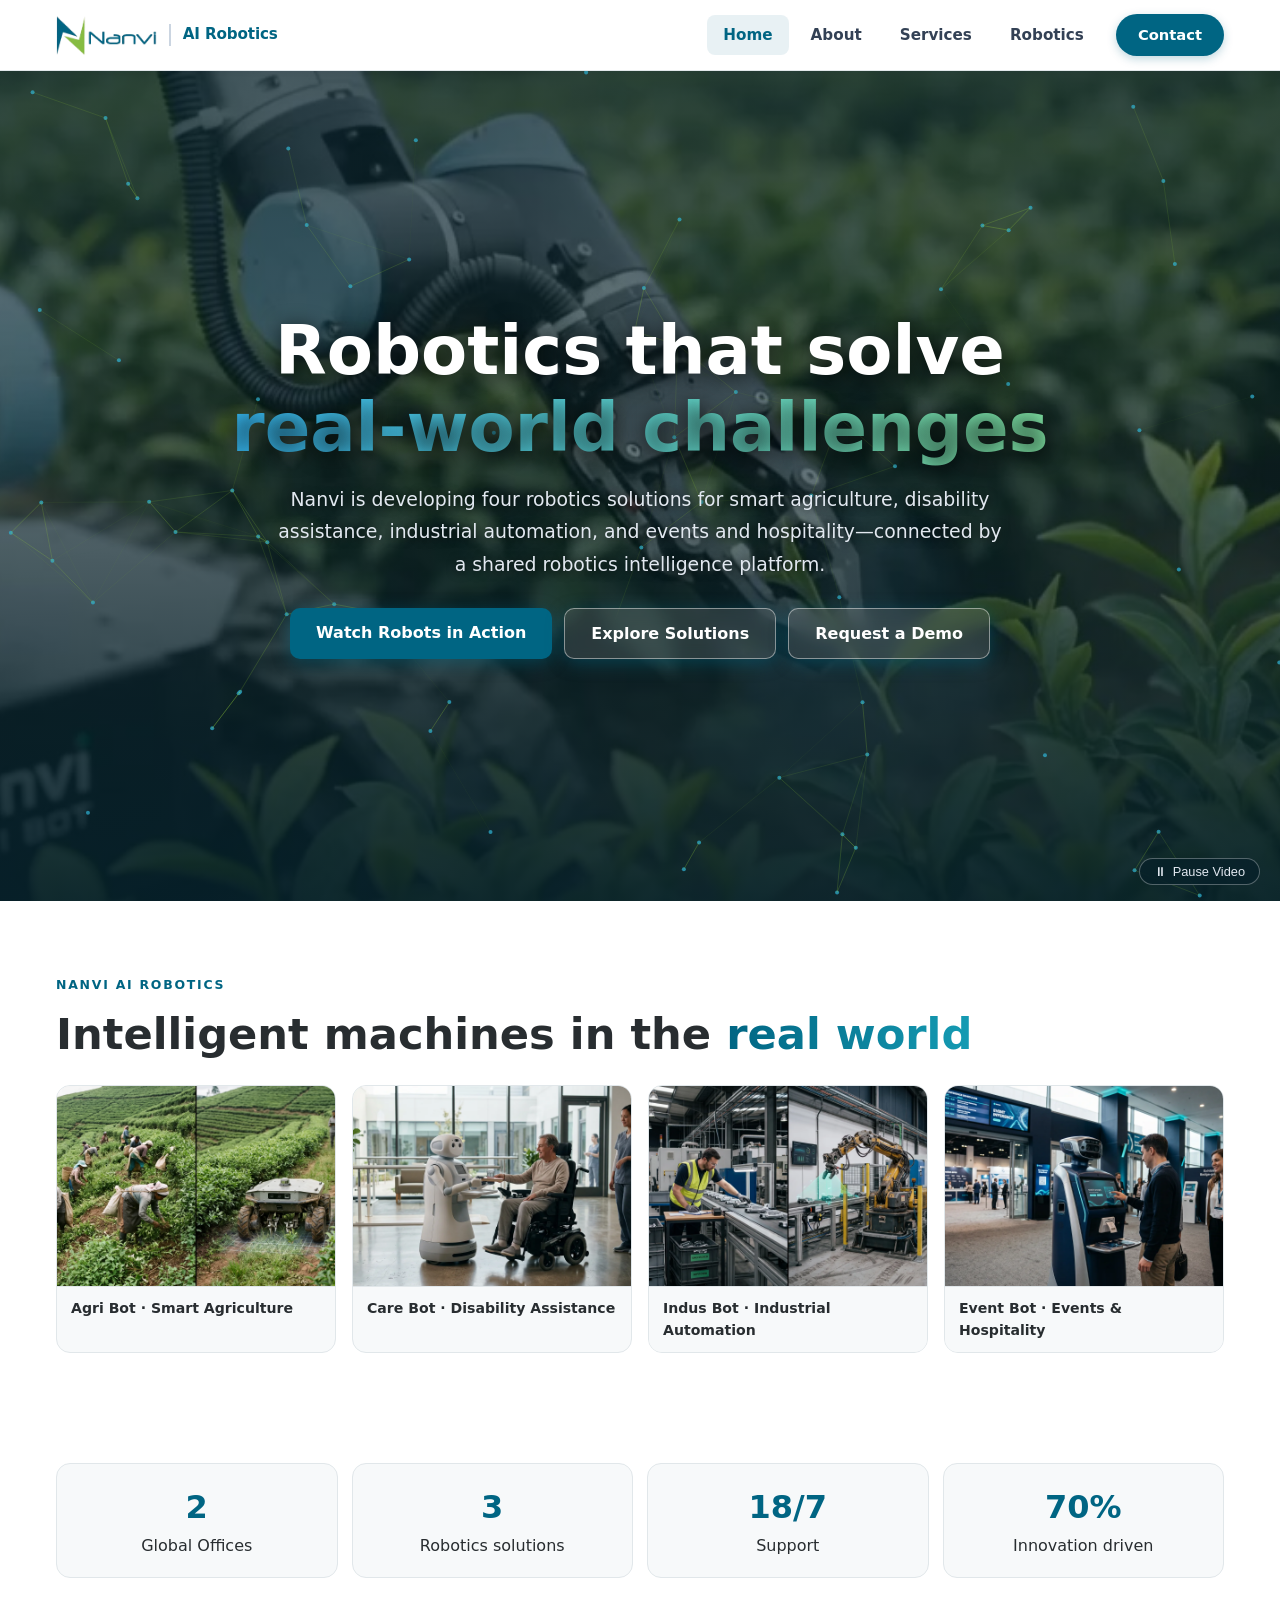
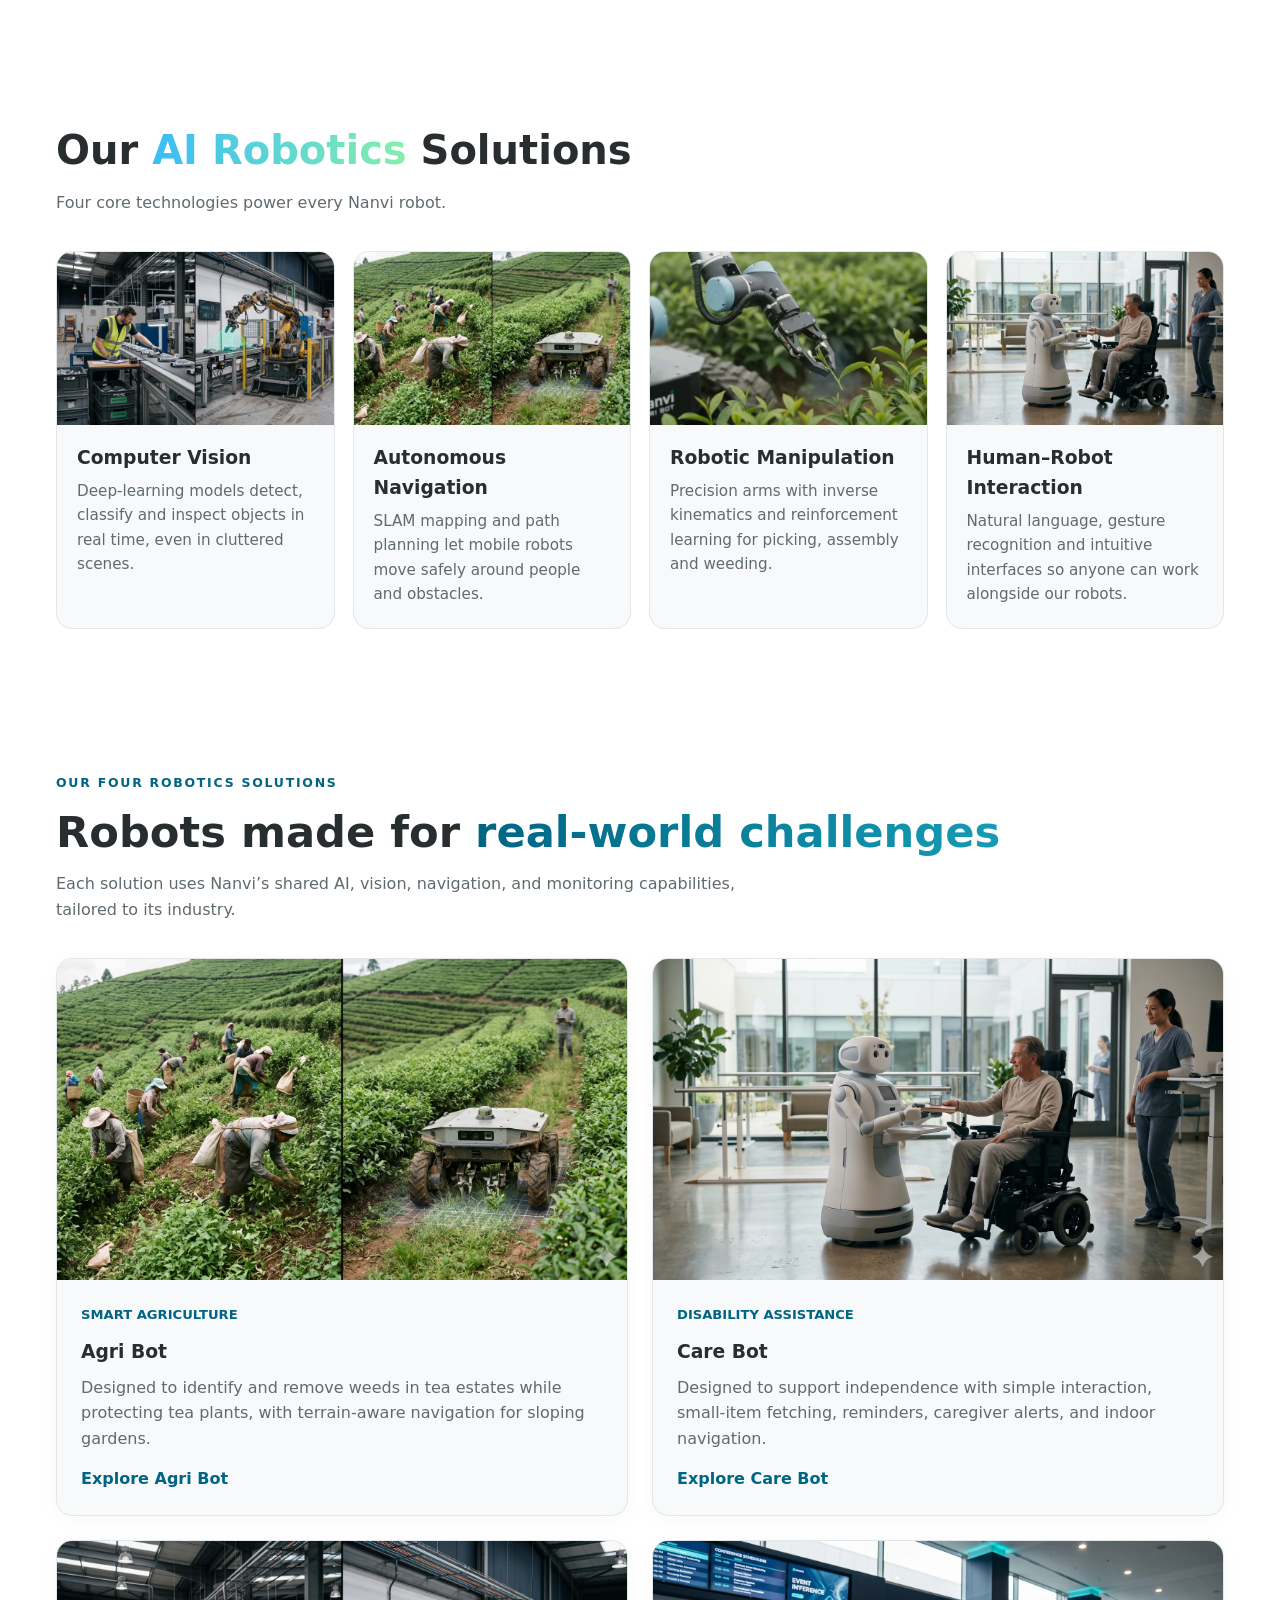
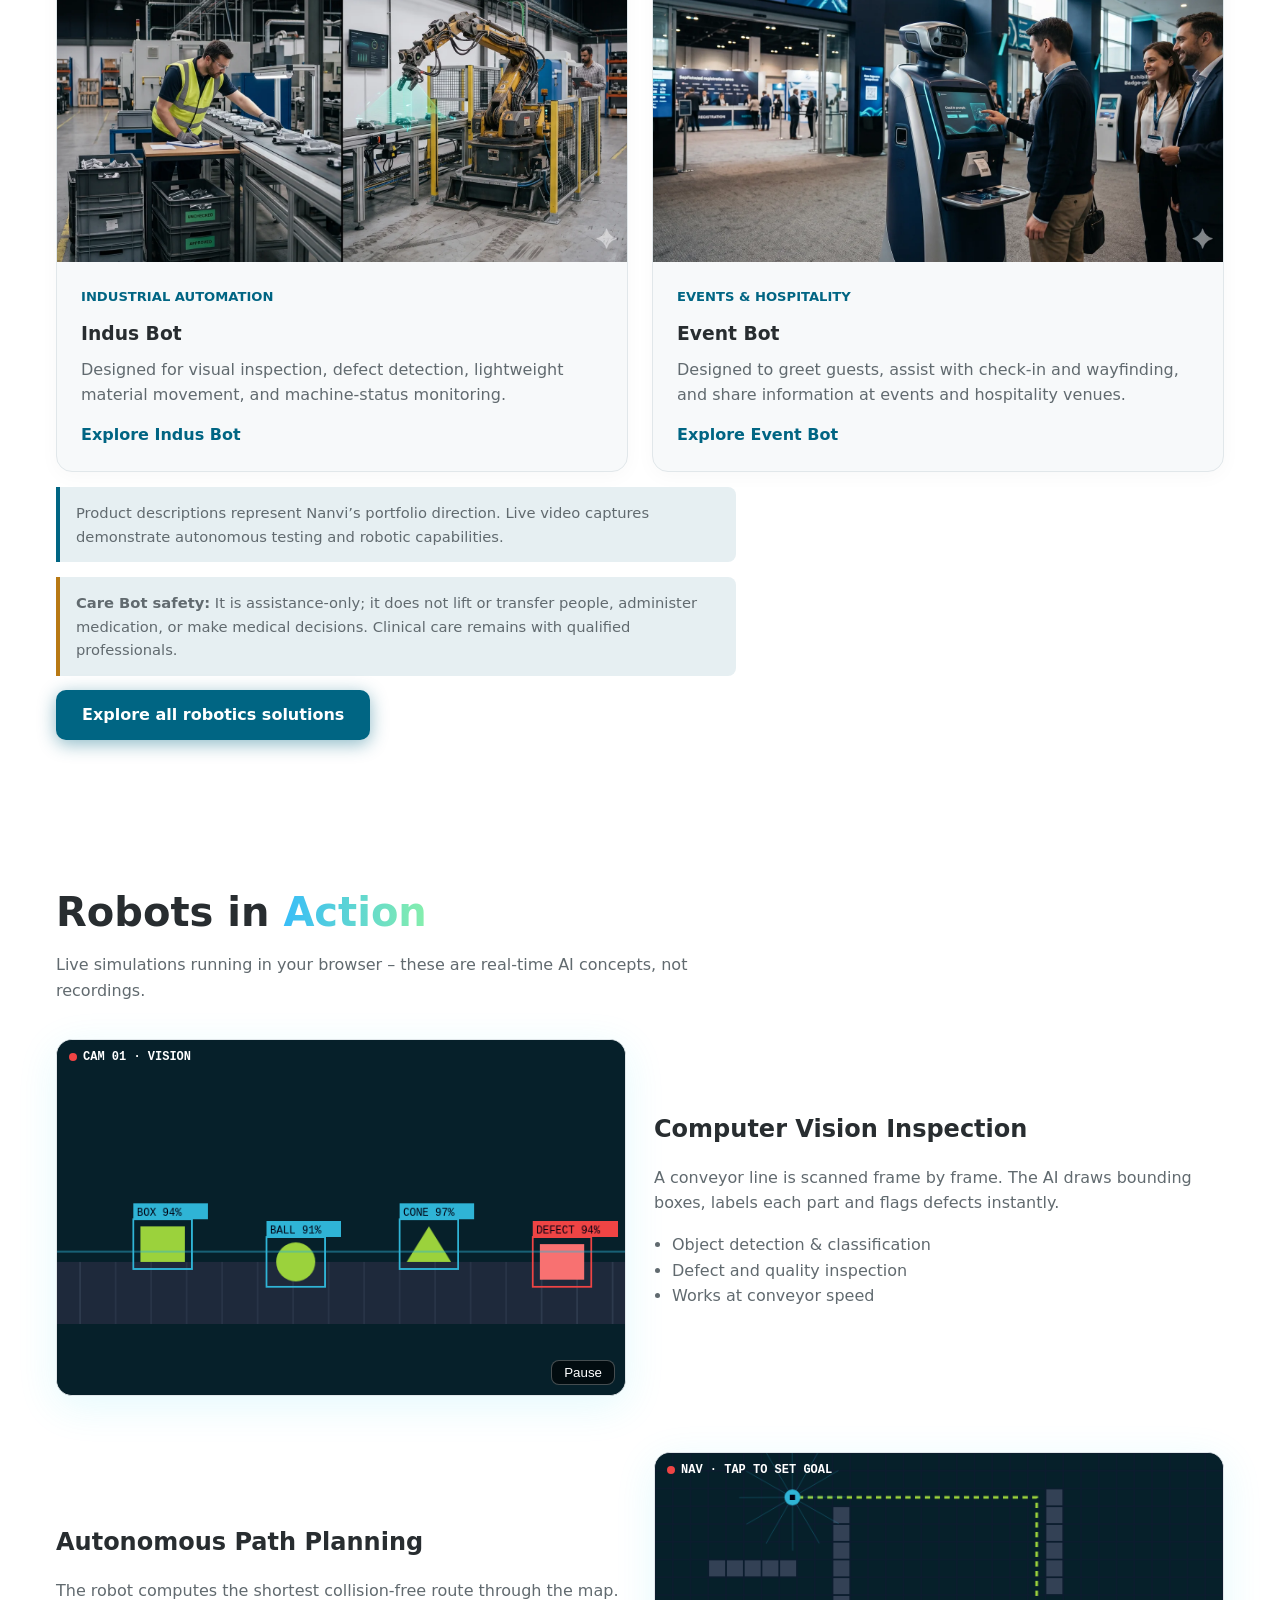
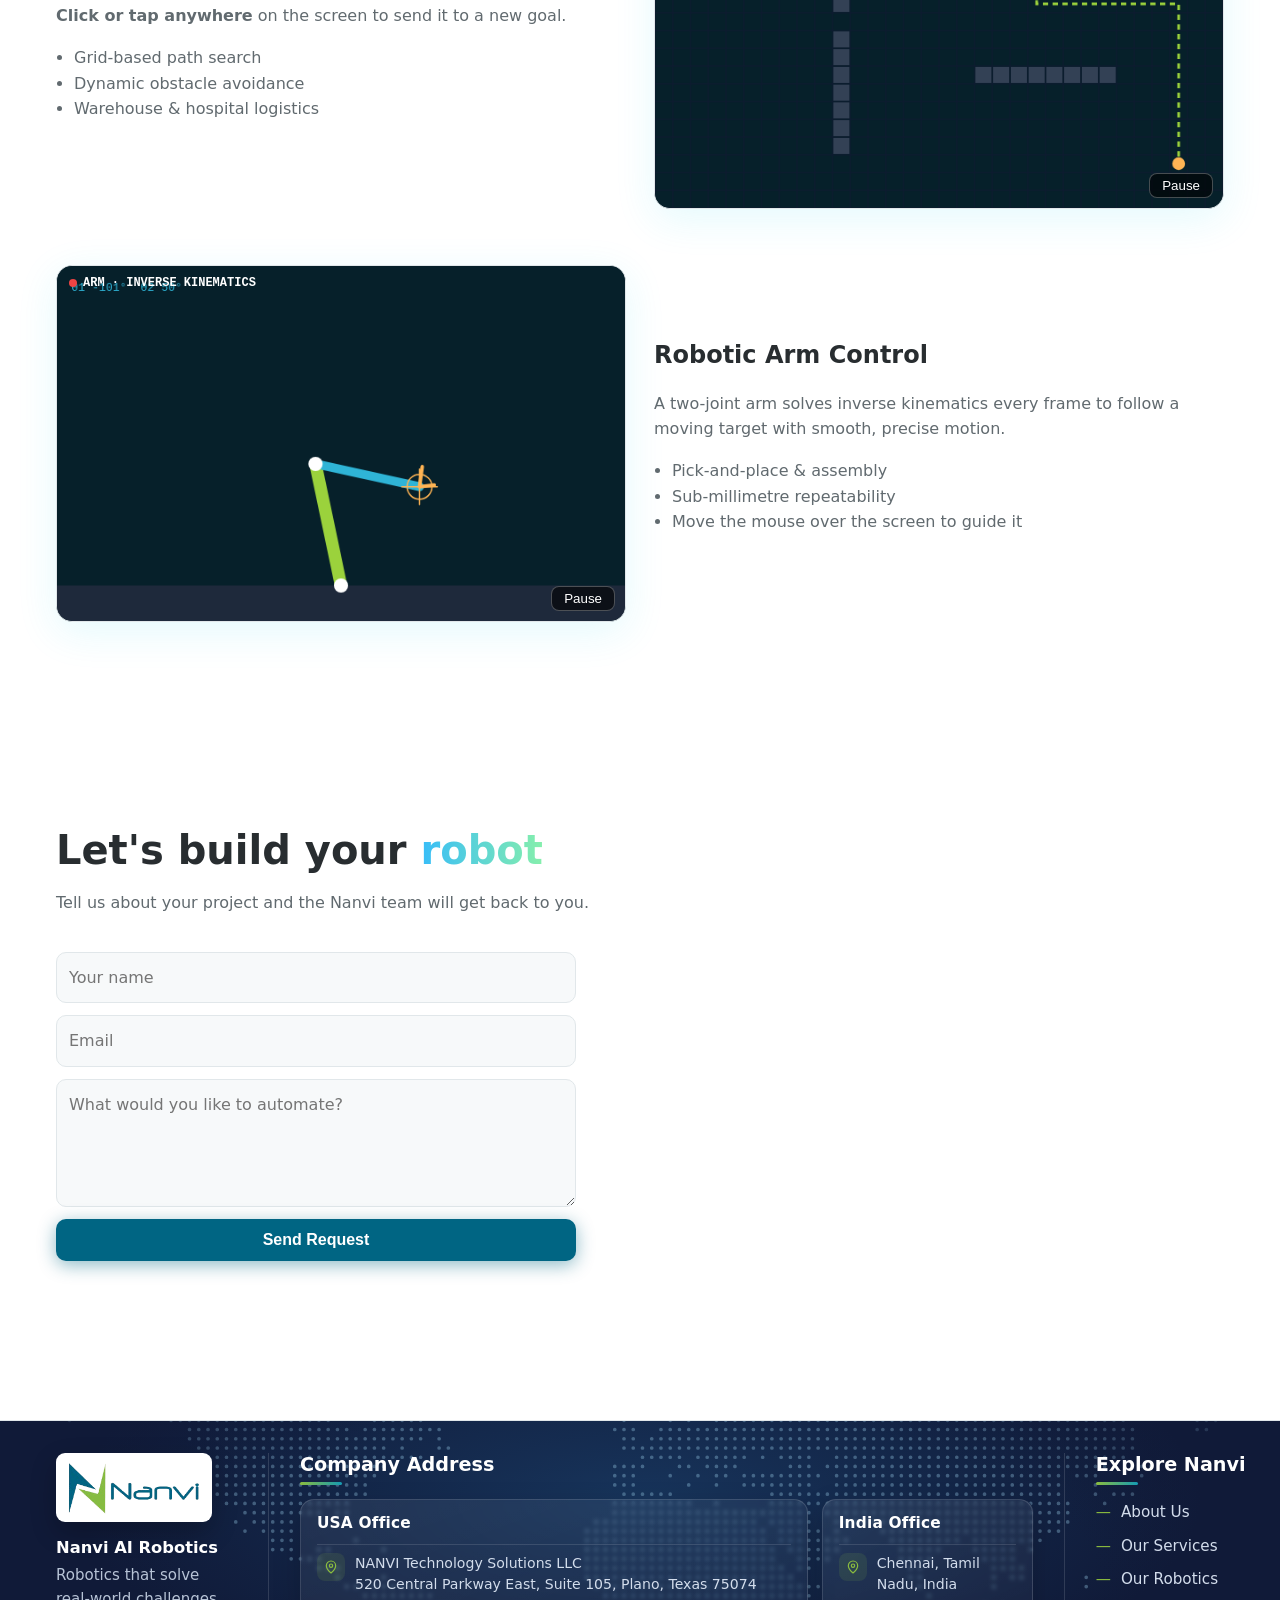
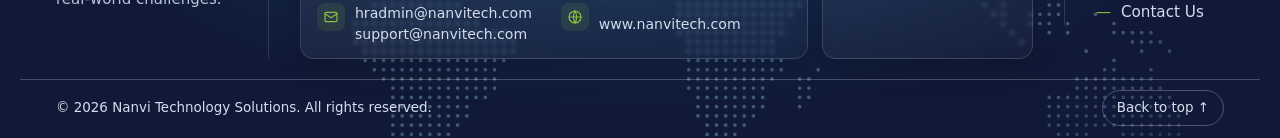
<file: static/index.html>
<!DOCTYPE html>
<html lang="en">
<head>
<link rel="icon" type="image/png" href="images/favicon.png?v=20261105d">
<meta charset="utf-8">
<meta name="viewport" content="width=device-width, initial-scale=1, viewport-fit=cover">
<title>Nanvi – AI Robotics</title>
<style>
:root{box-sizing:border-box;padding-top:env(safe-area-inset-top,0px);padding-bottom:env(safe-area-inset-bottom,0px)}
html{scroll-padding-top:70px;scroll-behavior:smooth}
*{box-sizing:border-box}
body{margin:0;background:var(--bg);color:var(--text);font-family:system-ui,-apple-system,"Segoe UI",Roboto,sans-serif;line-height:1.6}

.hero{background:#06202a;position:relative;width:100%;max-width:100%!important;margin:0!important;min-height:calc(100vh - 70px);min-height:calc(100dvh - 70px);display:flex;align-items:center;justify-content:center;text-align:center;padding:60px clamp(16px,3.5vw,36px);overflow:hidden;box-sizing:border-box}
.hero-video{position:absolute;top:50%;left:50%;width:100%;height:100%;min-width:100%;min-height:100%;transform:translate(-50%,-50%);object-fit:cover;object-position:center;z-index:0;pointer-events:none}
.hero-overlay{position:absolute;inset:0;width:100%;height:100%;background:linear-gradient(180deg,rgba(6,32,42,.72) 0%,rgba(6,32,42,.54) 45%,rgba(6,32,42,.92) 100%);z-index:1;pointer-events:none}
#bg{position:absolute;inset:0;width:100%;height:100%;z-index:2;pointer-events:none}
.hero-content{position:relative;z-index:3;max-width:880px;width:100%;margin:0 auto}
.tag{display:inline-block;padding:5px 16px;border:1px solid rgba(56,189,248,.7);color:#38bdf8;background:rgba(6,32,42,.65);backdrop-filter:blur(8px);border-radius:99px;font-size:.84rem;margin-bottom:18px}
h1{font-size:clamp(2.3rem,5.5vw,4.2rem);line-height:1.15;margin:0 0 16px;color:#fff;text-shadow:0 3px 20px rgba(0,0,0,.7);word-break:keep-all}
h1 span,h2 span{background:linear-gradient(90deg,#38bdf8,#86efac);-webkit-background-clip:text;background-clip:text;color:transparent}
.hero-content h1 span{white-space:nowrap}
.hero p{color:#e2e8f0;font-size:clamp(1rem,2vw,1.18rem);text-shadow:0 1px 10px rgba(0,0,0,.7);margin:0 auto 28px;max-width:740px;line-height:1.7}
.hero-actions{display:flex;flex-wrap:wrap;justify-content:center;gap:12px;margin:0 auto}
.btn{display:inline-block;padding:12px 26px;border-radius:10px;background:var(--a);color:#fff;text-decoration:none;font-weight:600;border:0;cursor:pointer;font-size:1rem;box-shadow:0 4px 18px rgba(0,101,131,.45);transition:.2s}
.btn:hover{background:#159bb3;transform:translateY(-2px)}
.btn.o{background:rgba(255,255,255,.12);border:1px solid rgba(255,255,255,.45);color:#fff;backdrop-filter:blur(8px)}
.btn.o:hover{background:rgba(255,255,255,.25);border-color:#fff}
.hero-ctrl{position:absolute;bottom:16px;right:20px;z-index:4;background:rgba(6,32,42,.7);border:1px solid rgba(255,255,255,.3);color:#e2e8f0;padding:5px 14px;border-radius:99px;font-size:.8rem;cursor:pointer;display:inline-flex;align-items:center;gap:6px;backdrop-filter:blur(8px);transition:.2s}
.hero-ctrl:hover{background:rgba(6,32,42,.95);border-color:#38bdf8;color:#fff}
section:not(.hero){padding:70px clamp(16px,3.5vw,36px);max-width:1240px;width:100%;margin:0 auto;box-sizing:border-box}
h2{font-size:clamp(1.7rem,4vw,2.5rem);margin:0 0 8px}
.sub{color:var(--muted);margin:0 0 36px;max-width:640px}
.stats{display:grid;grid-template-columns:repeat(auto-fit,minmax(140px,1fr));gap:14px;margin-top:-30px;position:relative}
.stat{background:var(--card);border:1px solid var(--line);border-radius:14px;padding:18px;text-align:center}
.stat b{font-size:2rem;color:var(--a);display:block}
.grid{display:grid;grid-template-columns:repeat(auto-fit,minmax(250px,1fr));gap:18px}
.card{display:flex;flex-direction:column;background:var(--card);border:1px solid var(--line);border-radius:16px;overflow:hidden;padding:0;transition:.25s ease}
.card:hover{transform:translateY(-5px);border-color:var(--a);box-shadow:0 12px 30px rgba(0,101,131,.1)}
.card img{display:block;width:100%;aspect-ratio:16/10;height:auto;object-fit:cover;transition:transform .35s ease}
.card:hover img{transform:scale(1.04)}
.card-copy{padding:18px 20px 22px}
.card h3{margin:0 0 6px}.card p{color:var(--muted);margin:0;font-size:.95rem}
.demo{display:grid;grid-template-columns:1fr 1fr;gap:28px;align-items:center;margin-bottom:56px}
.demo:nth-child(even) .scr{order:2}
@media(max-width:760px){.demo{grid-template-columns:1fr}.demo:nth-child(even) .scr{order:0}}
.scr{position:relative;border-radius:16px;overflow:hidden;border:1px solid var(--line);background:#06202a;box-shadow:0 10px 40px rgba(34,211,238,.12)}
.scr canvas{display:block;width:100%;height:auto}
.rec{position:absolute;top:10px;left:12px;color:#fff;font:600 .75rem monospace;display:flex;gap:6px;align-items:center}
.rec i{width:8px;height:8px;border-radius:50%;background:#ef4444;animation:bl 1s infinite}
@keyframes bl{50%{opacity:.2}}
.pp{position:absolute;bottom:10px;right:10px;background:#0009;color:#fff;border:1px solid #fff4;border-radius:8px;padding:4px 12px;cursor:pointer}
.demo h3{font-size:1.5rem;margin:0 0 8px}.demo p{color:var(--muted)}
.demo ul{color:var(--muted);padding-left:18px}
.gal{display:grid;grid-template-columns:repeat(auto-fit,minmax(240px,1fr));gap:16px}
.gal div{border-radius:16px;overflow:hidden;border:1px solid var(--line);background:var(--card)}
.gal svg{width:100%;height:auto;display:block}
.gal span{display:block;padding:10px 14px;color:var(--muted);font-size:.9rem}
form{display:grid;gap:12px;max-width:520px}
input,textarea{padding:12px;border-radius:10px;border:1px solid var(--line);background:var(--card);color:var(--text);font:inherit}
footer{text-align:center;padding:30px;color:var(--muted);border-top:1px solid var(--line)}
@keyframes fl{50%{transform:translateY(-8px)}}.fl{animation:fl 3s ease-in-out infinite}
@keyframes sp{to{transform:rotate(360deg)}}
</style>
<link rel="stylesheet" href="site.css?v=20261105d">
</head>
<body>
<section class="hero">
<video class="hero-video" autoplay muted loop playsinline preload="auto" poster="images/thumbs/agri_5s.jpg">
<source src="images/Agri_Bot_removing_weeds_6ec8019a.mp4" type="video/mp4">
</video>
<div class="hero-overlay"></div>
<canvas id="bg"></canvas>
<div class="hero-content">
<h1>Robotics that solve <span>real-world challenges</span></h1>
<p>Nanvi is developing four robotics solutions for smart agriculture, disability assistance, industrial automation, and events and hospitality—connected by a shared robotics intelligence platform.</p>
<div class="hero-actions">
<a class="btn" href="#live">Watch Robots in Action</a>
<a class="btn o" href="#robot-portfolio">Explore Solutions</a>
<a class="btn o" href="#contact">Request a Demo</a>
</div>
</div>
<button type="button" class="hero-ctrl" id="heroVidBtn" aria-label="Pause or play background video">
<span id="heroVidIcon">⏸</span> <span id="heroVidText">Pause Video</span>
</button>
</section>

<section class="content-section home-gallery"><span class="eyebrow">Nanvi AI Robotics</span><h2>Intelligent machines in the <span>real world</span></h2><div class="home-gallery-grid">
<figure class="gallery-card"><img src="images/Gemini_Generated_Image_2xrz542xrz542xrz.webp" alt="Agri Bot autonomous weeding rover in tea plantation" loading="lazy"><figcaption>Agri Bot · Smart Agriculture</figcaption></figure>
<figure class="gallery-card"><img src="images/Gemini_Generated_Image_bs3agwbs3agwbs3a.webp" alt="Care Bot assisting patient in healthcare center" loading="lazy"><figcaption>Care Bot · Disability Assistance</figcaption></figure>
<figure class="gallery-card"><img src="images/Gemini_Generated_Image_peotd5peotd5peot.webp" alt="Indus Bot precision vision inspection on conveyor" loading="lazy"><figcaption>Indus Bot · Industrial Automation</figcaption></figure>
<figure class="gallery-card"><img src="images/Gemini_Generated_Image_3tdiin3tdiin3tdi.webp" alt="Event Bot welcoming and checking in conference visitors" loading="lazy"><figcaption>Event Bot · Events &amp; Hospitality</figcaption></figure>
</div></section>

<section><div class="stats">
<div class="stat"><b data-n="2">0</b> Global Offices</div>
<div class="stat"><b data-n="4">0</b> Robotics solutions</div>
<div class="stat"><b data-n="24/7">0</b> Support</div>
<div class="stat"><b data-n="100%">0</b> Innovation driven</div></div></section>

<section id="solutions"><h2>Our <span>AI Robotics</span> Solutions</h2><p class="sub">Four core technologies power every Nanvi robot.</p>
<div class="grid">
<article class="card"><img src="images/Gemini_Generated_Image_peotd5peotd5peot.webp" alt="Computer vision AI analyzing visual defect data on conveyor" loading="lazy" decoding="async"><div class="card-copy"><h3>Computer Vision</h3><p>Deep-learning models detect, classify and inspect objects in real time, even in cluttered scenes.</p></div></article>
<article class="card"><img src="images/Gemini_Generated_Image_2xrz542xrz542xrz.webp" alt="Autonomous mobile robot navigating plantation terrain with LiDAR SLAM" loading="lazy" decoding="async"><div class="card-copy"><h3>Autonomous Navigation</h3><p>SLAM mapping and path planning let mobile robots move safely around people and obstacles.</p></div></article>
<article class="card"><img src="images/thumbs/agri_5s.jpg" alt="Precision articulated robotic arm and gripper manipulating tea leaves" loading="lazy" decoding="async"><div class="card-copy"><h3>Robotic Manipulation</h3><p>Precision arms with inverse kinematics and reinforcement learning for picking, assembly and weeding.</p></div></article>
<article class="card"><img src="images/Gemini_Generated_Image_bs3agwbs3agwbs3a.webp" alt="Humanoid assistance robot working alongside people" loading="lazy" decoding="async"><div class="card-copy"><h3>Human–Robot Interaction</h3><p>Natural language, gesture recognition and intuitive interfaces so anyone can work alongside our robots.</p></div></article>
</div></section>

<section class="content-section" id="robot-portfolio"><span class="eyebrow">Our four robotics solutions</span><h2>Robots made for <span>real-world challenges</span></h2><p class="sub">Each solution uses Nanvi’s shared AI, vision, navigation, and monitoring capabilities, tailored to its industry.</p>
<div class="project-grid">
<article class="project-card">
  <div class="media-frame project-image">
    <video autoplay muted loop playsinline preload="none" poster="images/Gemini_Generated_Image_2xrz542xrz542xrz.webp">
      <source src="images/Agri_Bot_removing_weeds_6ec8019a.mp4" type="video/mp4">
    </video>
  </div>
  <div class="project-card-copy">
    <span class="service-number">SMART AGRICULTURE</span>
    <h3>Agri Bot</h3>
    <p>Designed to identify and remove weeds in tea estates while protecting tea plants, with terrain-aware navigation for sloping gardens.</p>
    <a href="projects.html#portfolio">Explore Agri Bot</a>
  </div>
</article>
<article class="project-card">
  <div class="media-frame project-image">
    <video autoplay muted loop playsinline preload="none" poster="images/Gemini_Generated_Image_bs3agwbs3agwbs3a.webp">
      <source src="images/Robot_assisting_person_in_room_88a9ff2e.mp4" type="video/mp4">
    </video>
  </div>
  <div class="project-card-copy">
    <span class="service-number">DISABILITY ASSISTANCE</span>
    <h3>Care Bot</h3>
    <p>Designed to support independence with simple interaction, small-item fetching, reminders, caregiver alerts, and indoor navigation.</p>
    <a href="projects.html#portfolio">Explore Care Bot</a>
  </div>
</article>
<article class="project-card">
  <div class="media-frame project-image">
    <video autoplay muted loop playsinline preload="none" poster="images/Gemini_Generated_Image_peotd5peotd5peot.webp">
      <source src="images/Industrial_robot_inspecting_conv_8aa3c077.mp4" type="video/mp4">
    </video>
  </div>
  <div class="project-card-copy">
    <span class="service-number">INDUSTRIAL AUTOMATION</span>
    <h3>Indus Bot</h3>
    <p>Designed for visual inspection, defect detection, lightweight material movement, and machine-status monitoring.</p>
    <a href="projects.html#portfolio">Explore Indus Bot</a>
  </div>
</article>
<article class="project-card">
  <div class="media-frame project-image">
    <video autoplay muted loop playsinline preload="none" poster="images/Gemini_Generated_Image_3tdiin3tdiin3tdi.webp">
      <source src="images/Robot_welcoming_exhibition_visitor_29590a0d.mp4" type="video/mp4">
    </video>
  </div>
  <div class="project-card-copy">
    <span class="service-number">EVENTS &amp; HOSPITALITY</span>
    <h3>Event Bot</h3>
    <p>Designed to greet guests, assist with check-in and wayfinding, and share information at events and hospitality venues.</p>
    <a href="projects.html#portfolio">Explore Event Bot</a>
  </div>
</article>
</div>
<p class="portfolio-note">Product descriptions represent Nanvi’s portfolio direction. Live video captures demonstrate autonomous testing and robotic capabilities.</p>
<p class="safety-note"><strong>Care Bot safety:</strong> It is assistance-only; it does not lift or transfer people, administer medication, or make medical decisions. Clinical care remains with qualified professionals.</p>
<a class="btn" href="projects.html#portfolio">Explore all robotics solutions</a></section>

<section id="live"><h2>Robots in <span>Action</span></h2><p class="sub">Live simulations running in your browser – these are real-time AI concepts, not recordings.</p>

<div class="demo"><div class="scr"><canvas id="c1" width="640" height="400"></canvas><div class="rec"><i></i>CAM 01 · VISION</div><button class="pp">Pause</button></div>
<div><h3>Computer Vision Inspection</h3><p>A conveyor line is scanned frame by frame. The AI draws bounding boxes, labels each part and flags defects instantly.</p><ul><li>Object detection &amp; classification</li><li>Defect and quality inspection</li><li>Works at conveyor speed</li></ul></div></div>

<div class="demo"><div class="scr"><canvas id="c2" width="640" height="400"></canvas><div class="rec"><i></i>NAV · TAP TO SET GOAL</div><button class="pp">Pause</button></div>
<div><h3>Autonomous Path Planning</h3><p>The robot computes the shortest collision-free route through the map. <b>Click or tap anywhere</b> on the screen to send it to a new goal.</p><ul><li>Grid-based path search</li><li>Dynamic obstacle avoidance</li><li>Warehouse &amp; hospital logistics</li></ul></div></div>

<div class="demo"><div class="scr"><canvas id="c3" width="640" height="400"></canvas><div class="rec"><i></i>ARM · INVERSE KINEMATICS</div><button class="pp">Pause</button></div>
<div><h3>Robotic Arm Control</h3><p>A two-joint arm solves inverse kinematics every frame to follow a moving target with smooth, precise motion.</p><ul><li>Pick-and-place &amp; assembly</li><li>Sub-millimetre repeatability</li><li>Move the mouse over the screen to guide it</li></ul></div></div>
</section>


<section id="contact"><h2>Let's build your <span>robot</span></h2><p class="sub">Tell us about your project and the Nanvi team will get back to you.</p>
<form id="f"><input required placeholder="Your name"><input required type="email" placeholder="Email"><textarea rows="4" placeholder="What would you like to automate?"></textarea><button class="btn" type="submit">Send Request</button><p id="ok" style="color:var(--a)" role="status" aria-live="polite"></p><input name="website" type="text" tabindex="-1" autocomplete="off" aria-hidden="true" style="position:absolute;left:-9999px;width:1px;height:1px;opacity:0"></form></section>

<script>
const dark="#06202a",cy="#2fb4d6",vi="#9bd23c";
// Hero background video play/pause controller
const heroVid = document.querySelector(".hero-video");
const heroVidBtn = document.getElementById("heroVidBtn");
const heroVidIcon = document.getElementById("heroVidIcon");
const heroVidText = document.getElementById("heroVidText");
if (heroVid && heroVidBtn) {
  heroVidBtn.addEventListener("click", () => {
    if (heroVid.paused) {
      heroVid.play();
      heroVidIcon.textContent = "⏸";
      heroVidText.textContent = "Pause Video";
    } else {
      heroVid.pause();
      heroVidIcon.textContent = "▶";
      heroVidText.textContent = "Play Video";
    }
  });
  heroVid.play().catch(() => {});
}
// hero particle network
(function(){const c=document.getElementById("bg"),x=c.getContext("2d");let W,H,P=[];
function rs(){W=c.width=c.offsetWidth;H=c.height=c.offsetHeight;P=Array.from({length:Math.min(70,W/14)},()=>({x:Math.random()*W,y:Math.random()*H,vx:(Math.random()-.5)*.6,vy:(Math.random()-.5)*.6}))}
rs();addEventListener("resize",rs);
(function f(){x.clearRect(0,0,W,H);P.forEach(p=>{p.x+=p.vx;p.y+=p.vy;if(p.x<0||p.x>W)p.vx*=-1;if(p.y<0||p.y>H)p.vy*=-1;x.fillStyle=cy;x.globalAlpha=.7;x.beginPath();x.arc(p.x,p.y,2,0,7);x.fill()});
for(let i=0;i<P.length;i++)for(let j=i+1;j<P.length;j++){const d=Math.hypot(P[i].x-P[j].x,P[i].y-P[j].y);if(d<130){x.globalAlpha=(1-d/130)*.35;x.strokeStyle=vi;x.beginPath();x.moveTo(P[i].x,P[i].y);x.lineTo(P[j].x,P[j].y);x.stroke()}}requestAnimationFrame(f)})()})();
// counters
const io=new IntersectionObserver(es=>es.forEach(e=>{if(e.isIntersecting){const el=e.target,match=el.dataset.n.match(/^(\d+)(.*)$/);if(!match){el.textContent=el.dataset.n;io.unobserve(el);return}const n=Number(match[1]),suffix=match[2];let i=0;const t=setInterval(()=>{i++;el.textContent=`${Math.round(n*i/40)}${suffix}`;if(i>=40)clearInterval(t)},30);io.unobserve(el)}}));
document.querySelectorAll("[data-n]").forEach(e=>io.observe(e));
// clip runner
const clips=[];
function clip(id,draw){const c=document.getElementById(id),x=c.getContext("2d"),b=c.parentNode.querySelector(".pp");const o={play:true};
b.onclick=()=>{o.play=!o.play;b.textContent=o.play?"Pause":"Play"};
let t=0;(function f(){if(o.play){t+=1;draw(x,t,o)}requestAnimationFrame(f)})();return c}
// 1 vision
const objs=Array.from({length:5},(_,i)=>({x:i*150,k:i%3,bad:i==3,y:210+(i%2)*20}));
clip("c1",(x,t)=>{x.fillStyle=dark;x.fillRect(0,0,640,400);x.fillStyle="#1e293b";x.fillRect(0,250,640,70);
x.strokeStyle="#334155";for(let i=0;i<20;i++){const px=(i*40-t*2)%640;x.beginPath();x.moveTo(px<0?px+640:px,250);x.lineTo(px<0?px+640:px,320);x.stroke()}
objs.forEach(o=>{o.x+=2;if(o.x>700){o.x=-80;o.bad=Math.random()<.25;o.k=Math.floor(Math.random()*3)}
const X=o.x,Y=o.y;x.fillStyle=o.bad?"#f87171":vi;x.beginPath();
if(o.k==0)x.rect(X,Y,50,40);else if(o.k==1)x.arc(X+25,Y+20,22,0,7);else{x.moveTo(X+25,Y);x.lineTo(X+50,Y+40);x.lineTo(X,Y+40)}x.fill();
const col=o.bad?"#ef4444":cy;x.strokeStyle=col;x.lineWidth=2;x.strokeRect(X-8,Y-8,66,56);x.fillStyle=col;x.fillRect(X-8,Y-26,o.bad?96:84,18);x.fillStyle="#001";x.font="12px monospace";
x.fillText((o.bad?"DEFECT ":["BOX ","BALL ","CONE "][o.k])+(90+(o.x%9)|0)+"%",X-4,Y-12)});
x.strokeStyle=cy;x.globalAlpha=.5;const sy=100+Math.abs(Math.sin(t/40))*150;x.beginPath();x.moveTo(0,sy);x.lineTo(640,sy);x.stroke();x.globalAlpha=1;x.lineWidth=1});
// 2 navigation
const G=32,R=20,C=Math.floor(640/20),Rw=20;
const wall=new Set();for(let r=3;r<17;r++){if(r!=9)wall.add(10+","+r)}for(let c=18;c<26;c++)wall.add(c+",12");for(let c=3;c<8;c++)wall.add(c+",6");for(let r=2;r<8;r++)wall.add("22,"+r);
let rob={x:2,y:2},goal={x:29,y:17},path=[],pf=0;
function bfs(){const q=[[rob.x|0,rob.y|0]],pr={},s=(rob.x|0)+","+(rob.y|0);pr[s]=null;
while(q.length){const [a,b]=q.shift();if(a==goal.x&&b==goal.y)break;for(const [dx,dy] of [[1,0],[-1,0],[0,1],[0,-1]]){const n=a+dx,m=b+dy,k=n+","+m;if(n<0||m<0||n>=32||m>=20||wall.has(k)||k in pr)continue;pr[k]=a+","+b;q.push([n,m])}}
path=[];let k=goal.x+","+goal.y;if(!(k in pr))return;while(k){const [a,b]=k.split(",").map(Number);path.unshift({x:a,y:b});k=pr[k]}}
bfs();
const c2=clip("c2",(x,t)=>{x.fillStyle=dark;x.fillRect(0,0,640,400);x.strokeStyle="#111b33";for(let i=0;i<=32;i++){x.beginPath();x.moveTo(i*20,0);x.lineTo(i*20,400);x.stroke()}for(let i=0;i<=20;i++){x.beginPath();x.moveTo(0,i*20);x.lineTo(640,i*20);x.stroke()}
x.fillStyle="#334155";wall.forEach(k=>{const [a,b]=k.split(",").map(Number);x.fillRect(a*20+1,b*20+1,18,18)});
if(path.length>1){x.strokeStyle=vi;x.lineWidth=3;x.setLineDash([6,5]);x.beginPath();path.forEach((p,i)=>i?x.lineTo(p.x*20+10,p.y*20+10):x.moveTo(p.x*20+10,p.y*20+10));x.stroke();x.setLineDash([]);
const n=path[1],dx=n.x-rob.x,dy=n.y-rob.y,d=Math.hypot(dx,dy);if(d<.1){rob.x=n.x;rob.y=n.y;path.shift()}else{rob.x+=dx/d*.12;rob.y+=dy/d*.12}}
x.fillStyle="#ffb454";x.beginPath();x.arc(goal.x*20+10,goal.y*20+10,8+Math.sin(t/8)*2,0,7);x.fill();
const rx=rob.x*20+10,ry=rob.y*20+10;x.strokeStyle=cy;x.globalAlpha=.25;x.lineWidth=1;for(let a=0;a<12;a++){const an=a/12*6.28+t/30;x.beginPath();x.moveTo(rx,ry);x.lineTo(rx+Math.cos(an)*60,ry+Math.sin(an)*60);x.stroke()}x.globalAlpha=1;
x.fillStyle=cy;x.beginPath();x.arc(rx,ry,9,0,7);x.fill();x.fillStyle="#001";x.fillRect(rx-3,ry-3,6,6);x.lineWidth=1});
c2.addEventListener("pointerdown",e=>{const r=c2.getBoundingClientRect(),gx=Math.floor((e.clientX-r.left)/r.width*32),gy=Math.floor((e.clientY-r.top)/r.height*20);if(!wall.has(gx+","+gy)){goal={x:gx,y:gy};rob.x=Math.round(rob.x);rob.y=Math.round(rob.y);bfs()}});
// 3 arm
let mx=null;
const c3=clip("c3",(x,t)=>{x.fillStyle=dark;x.fillRect(0,0,640,400);x.fillStyle="#1e293b";x.fillRect(0,360,640,40);
const bx=320,by=360,L1=140,L2=120;let tx=320+Math.cos(t/50)*150,ty=200+Math.sin(t/35)*50;if(mx){tx=mx.x;ty=mx.y}
let d=Math.min(Math.hypot(tx-bx,ty-by),L1+L2-1);const ang=Math.atan2(ty-by,tx-bx),a1=ang-Math.acos((L1*L1+d*d-L2*L2)/(2*L1*d));
const ex=bx+Math.cos(a1)*L1,ey=by+Math.sin(a1)*L1,hx=bx+Math.cos(ang)*d,hy=by+Math.sin(ang)*d;
x.strokeStyle=vi;x.lineWidth=14;x.lineCap="round";x.beginPath();x.moveTo(bx,by);x.lineTo(ex,ey);x.stroke();
x.strokeStyle=cy;x.lineWidth=10;x.beginPath();x.moveTo(ex,ey);x.lineTo(hx,hy);x.stroke();
x.fillStyle="#fff";[[bx,by],[ex,ey]].forEach(p=>{x.beginPath();x.arc(p[0],p[1],8,0,7);x.fill()});
const g=8+Math.sin(t/10)*3;x.strokeStyle="#ffb454";x.lineWidth=4;x.beginPath();x.moveTo(hx,hy);x.lineTo(hx+Math.cos(ang-.5)*18+g*0,hy+Math.sin(ang-.5)*18-g);x.moveTo(hx,hy);x.lineTo(hx+Math.cos(ang+.5)*18,hy+Math.sin(ang+.5)*18+g);x.stroke();
x.strokeStyle="#ffb454";x.lineWidth=1.5;x.beginPath();x.arc(tx,ty,14,0,7);x.moveTo(tx-20,ty);x.lineTo(tx+20,ty);x.moveTo(tx,ty-20);x.lineTo(tx,ty+20);x.stroke();
x.fillStyle=cy;x.font="13px monospace";x.fillText("θ1 "+(a1*57.3|0)+"°  θ2 "+(((ang-a1)*57.3)|0)+"°",16,28);x.lineWidth=1});
c3.addEventListener("pointermove",e=>{const r=c3.getBoundingClientRect();mx={x:(e.clientX-r.left)/r.width*640,y:(e.clientY-r.top)/r.height*400}});
c3.addEventListener("pointerleave",()=>mx=null);
document.getElementById("f").onsubmit=async e=>{e.preventDefault();const f=e.target,ok=document.getElementById("ok"),b=f.querySelector("button");
const em=f.elements[1].value.trim();if(!f.elements[0].value.trim()||!em||f.elements[2].value.trim().length<10){ok.style.color="#b3261e";ok.textContent="Please fill in your name, a valid email and a message of at least 10 characters.";return}
b.disabled=true;ok.style.color="var(--a)";ok.textContent="Sending your request...";
const r=await window.NanviContact.send({name:f.elements[0].value,email:em,subject:"Home page enquiry",message:f.elements[2].value,website:f.elements[4]?f.elements[4].value:""});
b.disabled=false;ok.style.color=r.success?"var(--a)":"#b3261e";ok.textContent=r.success?"Thank you! The Nanvi team will contact you soon.":r.message;if(r.success)f.reset()};
</script>
<script src="site.js?v=20261105d"></script>
</body>
</html>
</file>
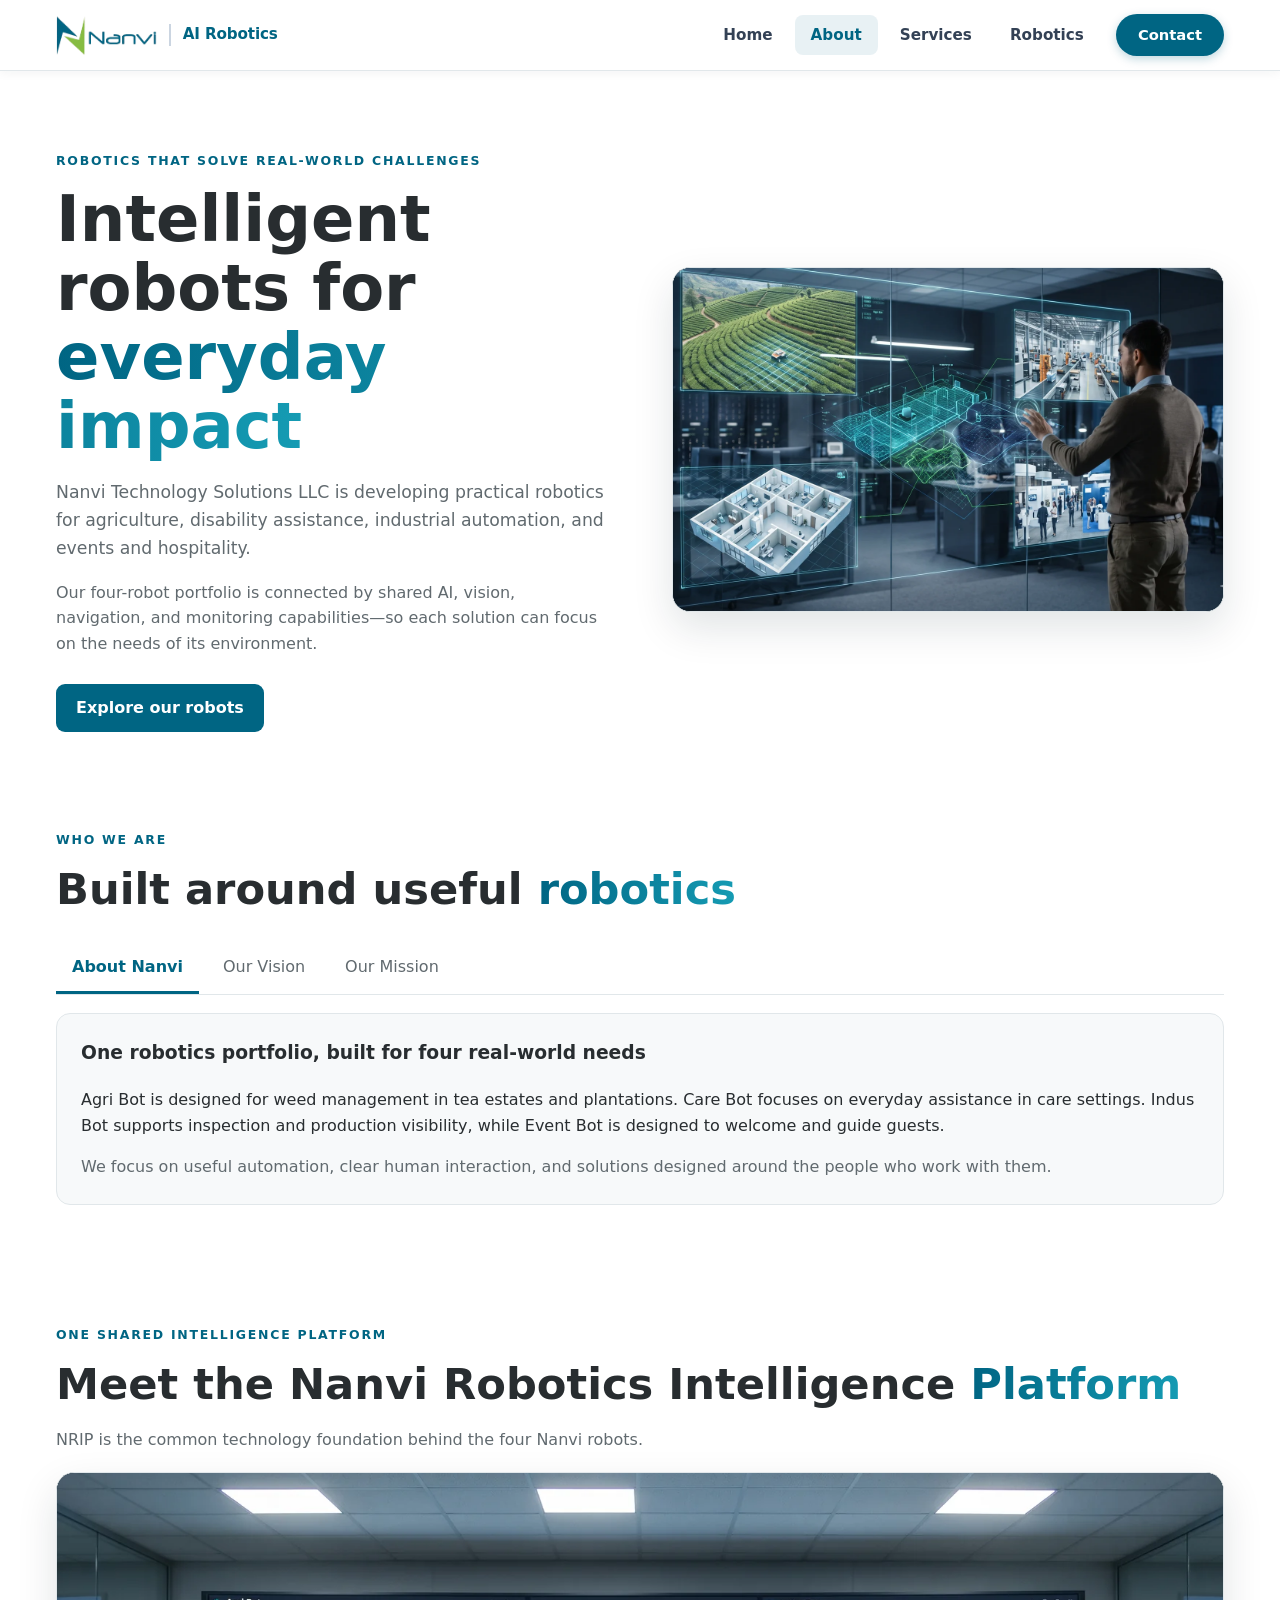
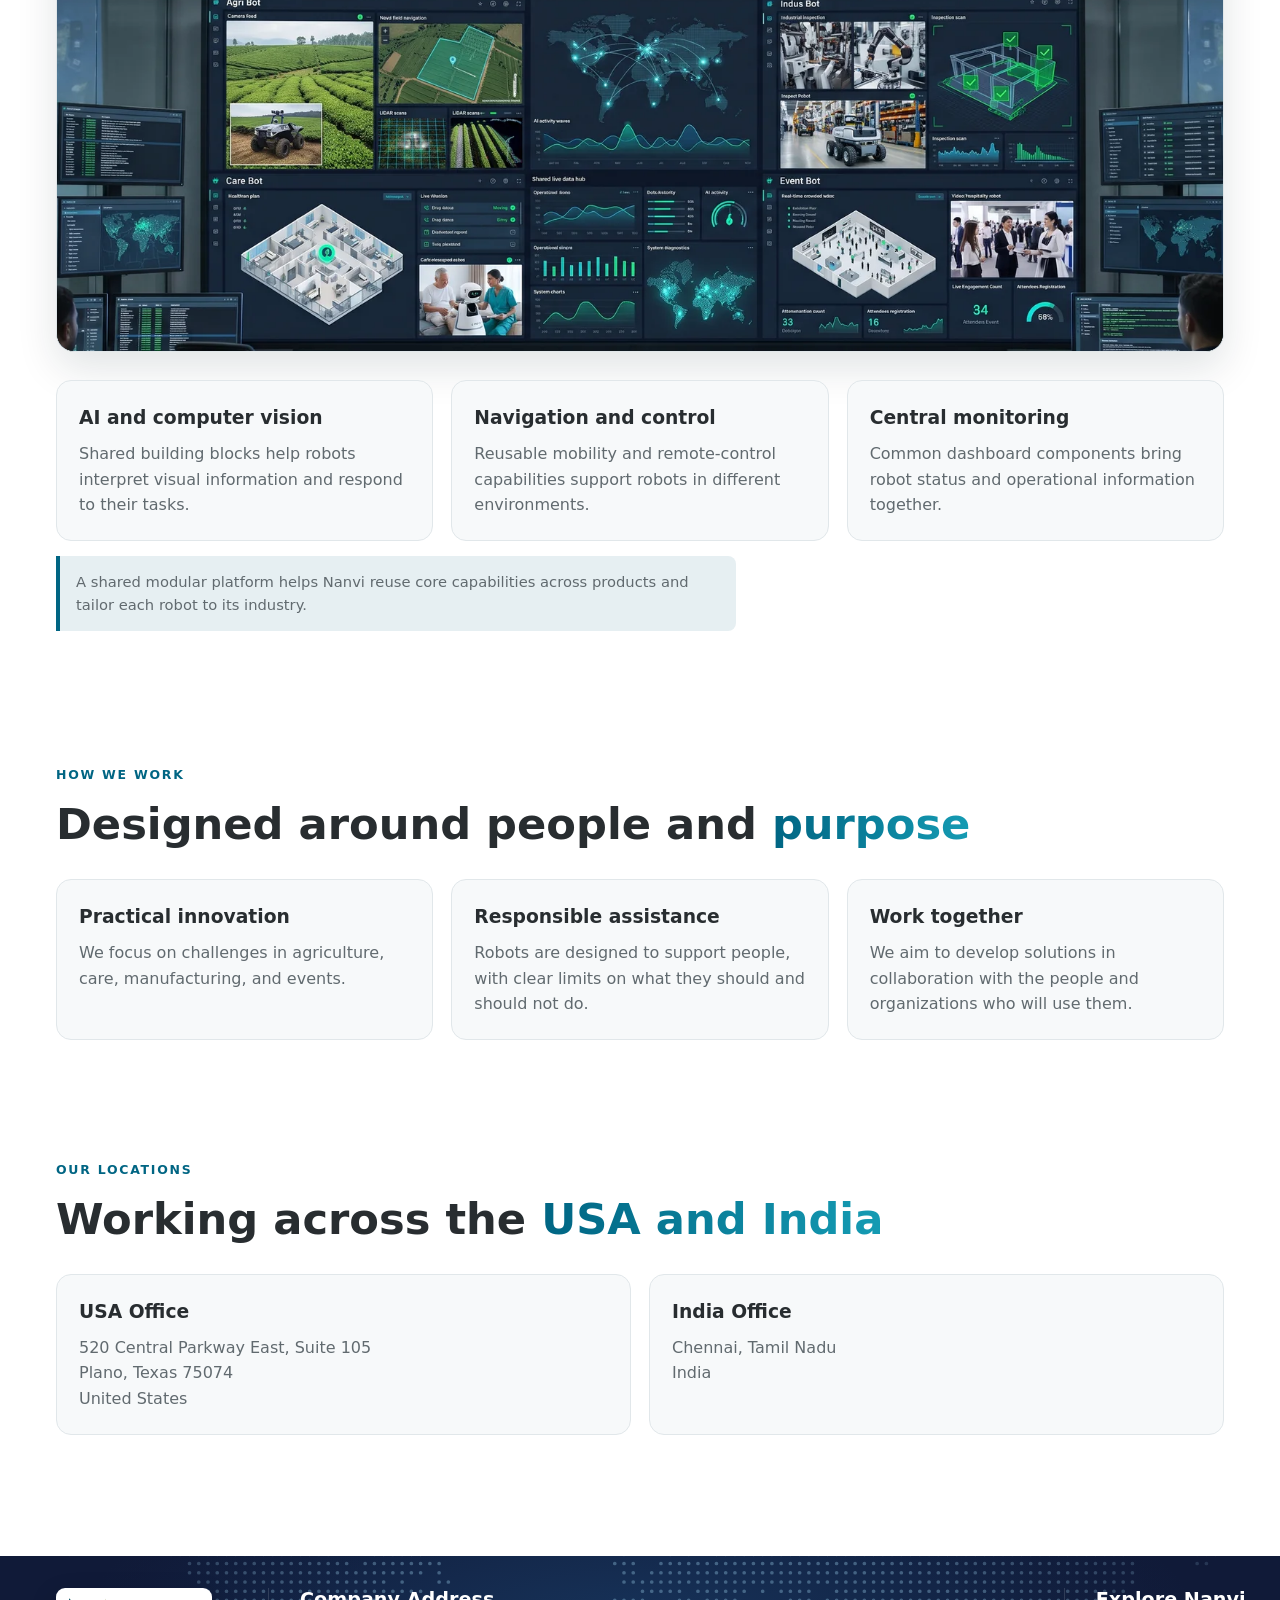
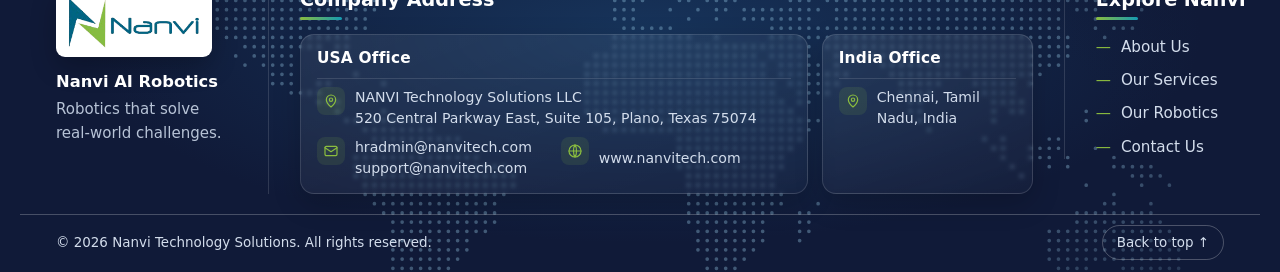
<file: static/about.html>
<!DOCTYPE html>
<html lang="en">
<head>
<link rel="icon" type="image/png" href="images/favicon.png?v=20261105d">
  <meta charset="utf-8">
  <meta name="viewport" content="width=device-width, initial-scale=1">
  <title>About Nanvi Robotics</title>
  <link rel="stylesheet" href="site.css?v=20261105d">
</head>
<body>
  <main class="page-wrap">
    <section class="page-hero">
      <div>
        <span class="eyebrow">Robotics that solve real-world challenges</span>
        <h1>Intelligent robots for <span>everyday impact</span></h1>
        <p class="lead">Nanvi Technology Solutions LLC is developing practical robotics for agriculture, disability assistance, industrial automation, and events and hospitality.</p>
        <p>Our four-robot portfolio is connected by shared AI, vision, navigation, and monitoring capabilities—so each solution can focus on the needs of its environment.</p>
        <a class="button-link" href="projects.html">Explore our robots</a>
      </div>
      <div class="media-frame">
        <img src="images/Gemini_Generated_Image_nfodnpnfodnpnfod.webp" alt="Nanvi robotics multi-domain digital twin intelligence platform">
      </div>
    </section>

    <section class="content-section" aria-labelledby="about-tabs-heading">
      <span class="eyebrow">Who we are</span>
      <h2 id="about-tabs-heading">Built around useful <span>robotics</span></h2>
      <div class="tabs" role="tablist" aria-label="About Nanvi Robotics">
        <button id="tab-about" type="button" role="tab" aria-selected="true" aria-controls="panel-about" data-tab>About Nanvi</button>
        <button id="tab-vision" type="button" role="tab" aria-selected="false" aria-controls="panel-vision" data-tab tabindex="-1">Our Vision</button>
        <button id="tab-mission" type="button" role="tab" aria-selected="false" aria-controls="panel-mission" data-tab tabindex="-1">Our Mission</button>
      </div>
      <div class="tab-panel" id="panel-about" role="tabpanel" aria-labelledby="tab-about" data-tab-panel>
        <h3>One robotics portfolio, built for four real-world needs</h3>
        <p>Agri Bot is designed for weed management in tea estates and plantations. Care Bot focuses on everyday assistance in care settings. Indus Bot supports inspection and production visibility, while Event Bot is designed to welcome and guide guests.</p>
        <p>We focus on useful automation, clear human interaction, and solutions designed around the people who work with them.</p>
      </div>
      <div class="tab-panel" id="panel-vision" role="tabpanel" aria-labelledby="tab-vision" data-tab-panel hidden>
        <h3>Our Vision</h3>
        <p>A future where useful, responsible robotics makes everyday work safer and gives people more time to focus on what matters.</p>
      </div>
      <div class="tab-panel" id="panel-mission" role="tabpanel" aria-labelledby="tab-mission" data-tab-panel hidden>
        <h3>Our Mission</h3>
        <p>To design accessible, reliable robotics that solve real problems through thoughtful engineering, practical AI, and close collaboration.</p>
      </div>
    </section>

    <section class="content-section">
      <span class="eyebrow">One shared intelligence platform</span>
      <h2>Meet the Nanvi Robotics Intelligence <span>Platform</span></h2>
      <p class="lead">NRIP is the common technology foundation behind the four Nanvi robots.</p>
      <div class="media-frame" style="margin: 20px 0 26px;">
        <img src="images/Gemini_Generated_Image_k6mq1qk6mq1qk6mq.webp" alt="Nanvi Robotics Intelligence Platform central command dashboard" loading="lazy">
      </div>
      <div class="value-grid">
        <article class="value-card"><h3>AI and computer vision</h3><p>Shared building blocks help robots interpret visual information and respond to their tasks.</p></article>
        <article class="value-card"><h3>Navigation and control</h3><p>Reusable mobility and remote-control capabilities support robots in different environments.</p></article>
        <article class="value-card"><h3>Central monitoring</h3><p>Common dashboard components bring robot status and operational information together.</p></article>
      </div>
      <p class="portfolio-note">A shared modular platform helps Nanvi reuse core capabilities across products and tailor each robot to its industry.</p>
    </section>

    <section class="content-section">
      <span class="eyebrow">How we work</span>
      <h2>Designed around people and <span>purpose</span></h2>
      <div class="value-grid">
        <article class="value-card"><h3>Practical innovation</h3><p>We focus on challenges in agriculture, care, manufacturing, and events.</p></article>
        <article class="value-card"><h3>Responsible assistance</h3><p>Robots are designed to support people, with clear limits on what they should and should not do.</p></article>
        <article class="value-card"><h3>Work together</h3><p>We aim to develop solutions in collaboration with the people and organizations who will use them.</p></article>
      </div>
    </section>

    <section class="content-section" aria-labelledby="offices-heading">
      <span class="eyebrow">Our locations</span>
      <h2 id="offices-heading">Working across the <span>USA and India</span></h2>
      <div class="value-grid">
        <article class="value-card"><h3>USA Office</h3><p>520 Central Parkway East, Suite 105<br>Plano, Texas 75074<br>United States</p></article>
        <article class="value-card"><h3>India Office</h3><p>Chennai, Tamil Nadu<br>India</p></article>
      </div>
    </section>
  </main>
  <script src="site.js?v=20261105d"></script>
</body>
</html>
</file>
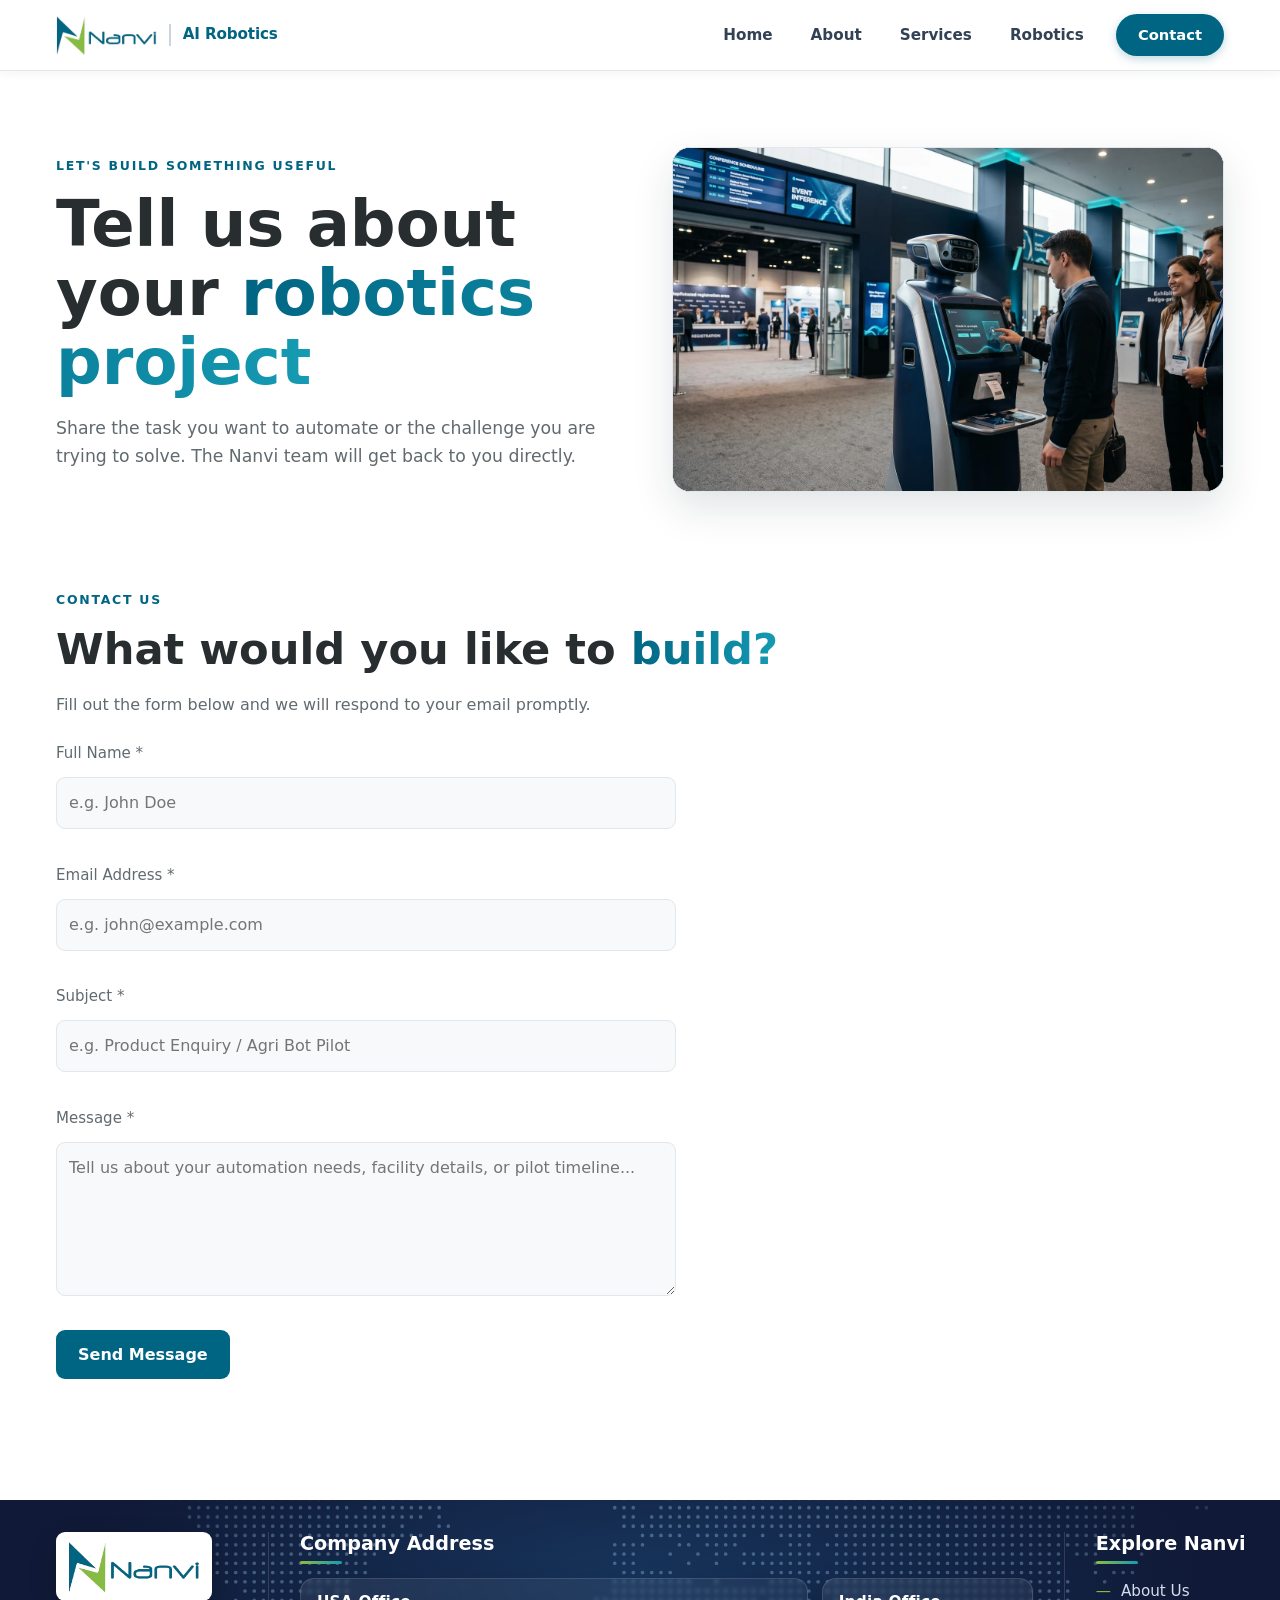
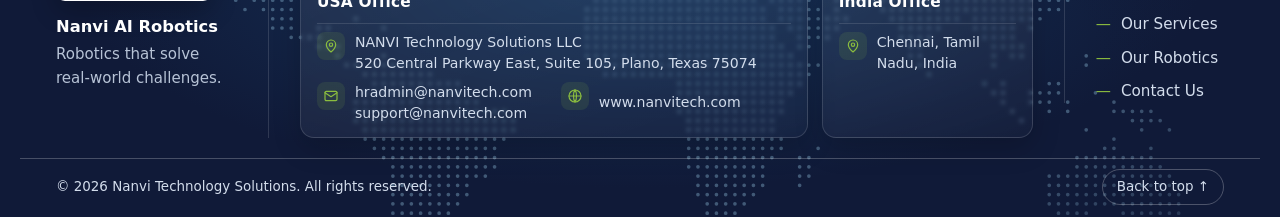
<file: static/contact.html>
<!DOCTYPE html>
<html lang="en">

<head>
<link rel="icon" type="image/png" href="images/favicon.png?v=20261105d">
  <meta charset="utf-8">
  <meta name="viewport" content="width=device-width, initial-scale=1">
  <title>Contact Nanvi Robotics</title>
  <link rel="stylesheet" href="site.css?v=20261105d">
</head>

<body>
  <main class="page-wrap">
    <section class="page-hero">
      <div>
        <span class="eyebrow">Let's build something useful</span>
        <h1>Tell us about your <span>robotics project</span></h1>
        <p class="lead">Share the task you want to automate or the challenge you are trying to solve. The Nanvi team
          will get back to you directly.</p>
      </div>
      <div class="media-frame">
        <img src="images/Gemini_Generated_Image_3tdiin3tdiin3tdi.webp"
          alt="Nanvi Event Bot welcoming clients and visitors">
      </div>
    </section>

    <section class="content-section" id="contact-section">
      <span class="eyebrow">Contact us</span>
      <h2>What would you like to <span>build?</span></h2>
      <p class="sub">Fill out the form below and we will respond to your email promptly.</p>

      <form class="contact-form" id="contact-form" novalidate>
        <!-- Honeypot anti-spam trap (invisible to human users) -->
        <div class="hp-field" aria-hidden="true">
          <label for="contact-website">Website URL (leave blank)</label>
          <input id="contact-website" name="website" type="text" tabindex="-1" autocomplete="off">
        </div>

        <!-- Full Name -->
        <div class="form-group">
          <label for="contact-name">Full Name * <span class="req" aria-hidden="true"> </span></label>
          <input id="contact-name" name="name" type="text" maxlength="100" autocomplete="name" placeholder="e.g. John Doe" required
            aria-describedby="err-name">
          <span class="field-error" id="err-name" role="alert" aria-live="polite"></span>
        </div>

        <!-- Email Address -->
        <div class="form-group">
          <label for="contact-email">Email Address *<span class="req" aria-hidden="true"> </span></label>
          <input id="contact-email" name="email" type="email" maxlength="254" autocomplete="email" placeholder="e.g. john@example.com"
            required aria-describedby="err-email">
          <span class="field-error" id="err-email" role="alert" aria-live="polite"></span>
        </div>

        <!-- Subject -->
        <div class="form-group">
          <label for="contact-subject">Subject *<span class="req" aria-hidden="true"> </span></label>
          <input id="contact-subject" name="subject" type="text" maxlength="150" placeholder="e.g. Product Enquiry / Agri Bot Pilot"
            required aria-describedby="err-subject">
          <span class="field-error" id="err-subject" role="alert" aria-live="polite"></span>
        </div>

        <!-- Message -->
        <div class="form-group">
          <label for="contact-message">Message *<span class="req" aria-hidden="true"> </span></label>
          <textarea id="contact-message" name="message" rows="5" maxlength="5000"
            placeholder="Tell us about your automation needs, facility details, or pilot timeline..." required
            aria-describedby="err-message"></textarea>
          <span class="field-error" id="err-message" role="alert" aria-live="polite"></span>
        </div>

        <!-- Submit Button -->
        <div class="form-actions">
          <button type="submit" id="contact-submit" class="contact-submit-btn">
            <span class="btn-text">Send Message</span>
            <span class="btn-spinner" aria-hidden="true"></span>
          </button>
        </div>

        <!-- Alert Notification (Success / Error) -->
        <div id="contact-alert" class="form-alert" role="alert" aria-live="polite" hidden></div>
      </form>
    </section>
  </main>
  <script src="site.js?v=20261105d"></script>
</body>

</html>
</file>
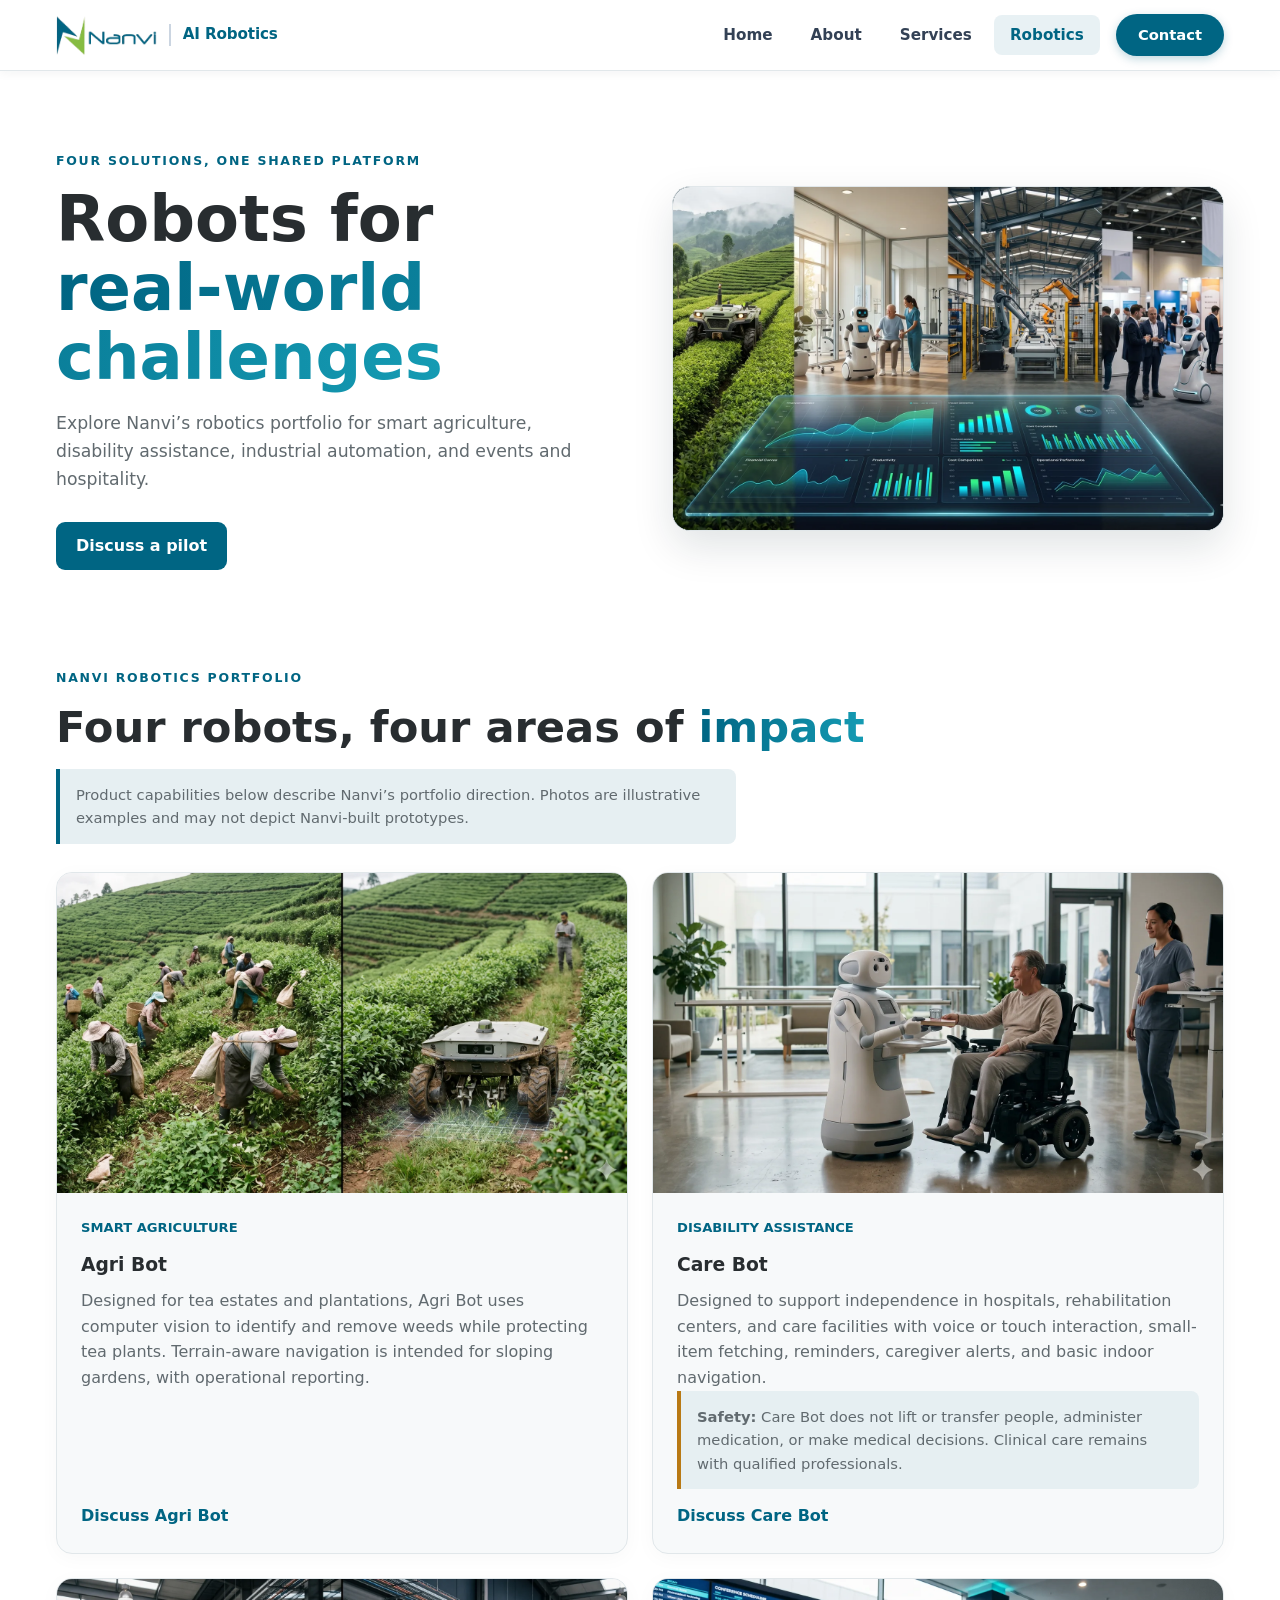
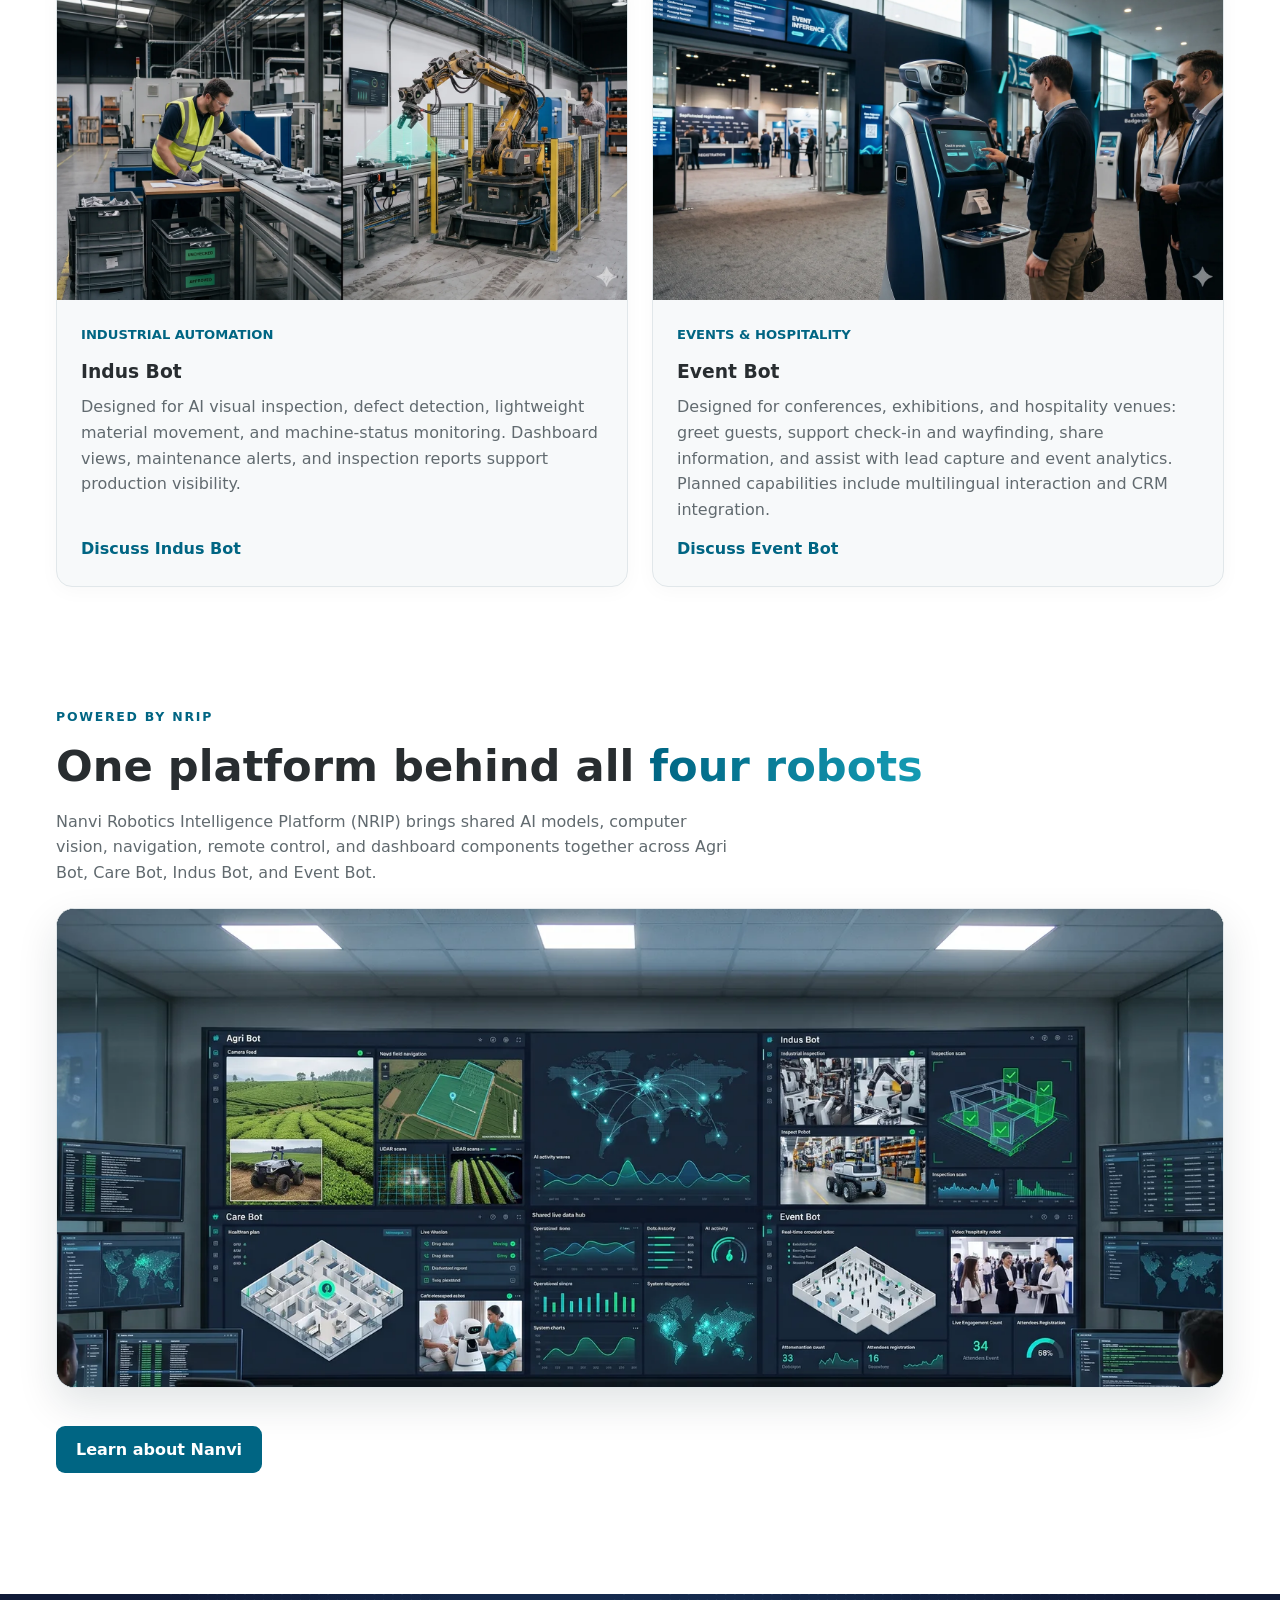
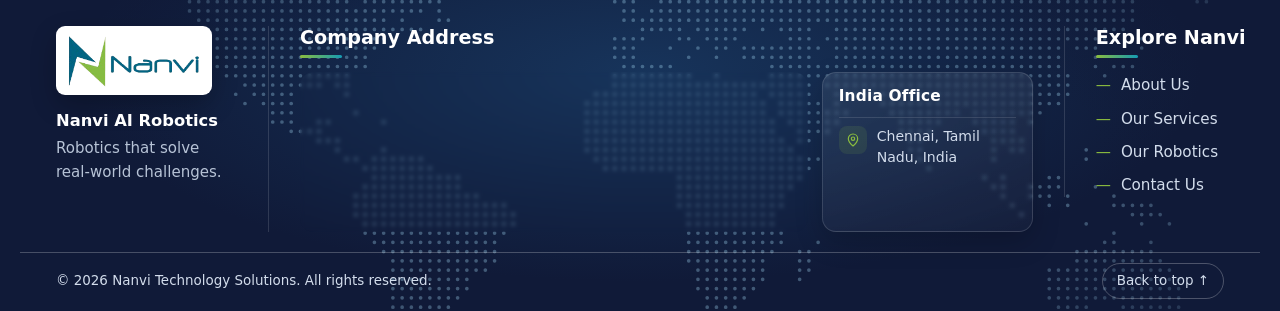
<file: static/projects.html>
<!DOCTYPE html>
<html lang="en">
<head>
<link rel="icon" type="image/png" href="images/favicon.png?v=20261105d">
  <meta charset="utf-8">
  <meta name="viewport" content="width=device-width, initial-scale=1">
  <title>Our Robotics | Nanvi Robotics</title>
  <link rel="stylesheet" href="site.css?v=20261105d">
</head>
<body>
  <main class="page-wrap">
    <section class="page-hero">
      <div>
        <span class="eyebrow">Four solutions, one shared platform</span>
        <h1>Robots for <span>real-world challenges</span></h1>
        <p class="lead">Explore Nanvi’s robotics portfolio for smart agriculture, disability assistance, industrial automation, and events and hospitality.</p>
        <a class="button-link" href="contact.html">Discuss a pilot</a>
      </div>
      <div class="media-frame">
        <img src="images/Gemini_Generated_Image_tv7ukatv7ukatv7u.webp" alt="Overview of Nanvi four robotics solutions and NRIP operations analytics">
      </div>
    </section>

    <section class="content-section" id="portfolio">
      <span class="eyebrow">Nanvi Robotics portfolio</span>
      <h2>Four robots, four areas of <span>impact</span></h2>
      <p class="portfolio-note">Product capabilities below describe Nanvi’s portfolio direction. Photos are illustrative examples and may not depict Nanvi-built prototypes.</p>
      <div class="project-grid">
        <article class="project-card">
          <div class="media-frame project-image">
            <video autoplay muted loop playsinline preload="none" poster="images/Gemini_Generated_Image_2xrz542xrz542xrz.webp">
              <source src="images/Agri_Bot_removing_weeds_6ec8019a.mp4" type="video/mp4">
            </video>
          </div>
          <div class="project-card-copy"><span class="service-number">SMART AGRICULTURE</span><h3>Agri Bot</h3><p>Designed for tea estates and plantations, Agri Bot uses computer vision to identify and remove weeds while protecting tea plants. Terrain-aware navigation is intended for sloping gardens, with operational reporting.</p><a href="contact.html">Discuss Agri Bot</a></div>
        </article>
        <article class="project-card">
          <div class="media-frame project-image">
            <video autoplay muted loop playsinline preload="none" poster="images/Gemini_Generated_Image_bs3agwbs3agwbs3a.webp">
              <source src="images/Robot_assisting_person_in_room_88a9ff2e.mp4" type="video/mp4">
            </video>
          </div>
          <div class="project-card-copy"><span class="service-number">DISABILITY ASSISTANCE</span><h3>Care Bot</h3><p>Designed to support independence in hospitals, rehabilitation centers, and care facilities with voice or touch interaction, small-item fetching, reminders, caregiver alerts, and basic indoor navigation.</p><p class="safety-note"><strong>Safety:</strong> Care Bot does not lift or transfer people, administer medication, or make medical decisions. Clinical care remains with qualified professionals.</p><a href="contact.html">Discuss Care Bot</a></div>
        </article>
        <article class="project-card">
          <div class="media-frame project-image">
            <video autoplay muted loop playsinline preload="none" poster="images/Gemini_Generated_Image_peotd5peotd5peot.webp">
              <source src="images/Industrial_robot_inspecting_conv_8aa3c077.mp4" type="video/mp4">
            </video>
          </div>
          <div class="project-card-copy"><span class="service-number">INDUSTRIAL AUTOMATION</span><h3>Indus Bot</h3><p>Designed for AI visual inspection, defect detection, lightweight material movement, and machine-status monitoring. Dashboard views, maintenance alerts, and inspection reports support production visibility.</p><a href="contact.html">Discuss Indus Bot</a></div>
        </article>
        <article class="project-card">
          <div class="media-frame project-image">
            <video autoplay muted loop playsinline preload="none" poster="images/Gemini_Generated_Image_3tdiin3tdiin3tdi.webp">
              <source src="images/Robot_welcoming_exhibition_visitor_29590a0d.mp4" type="video/mp4">
            </video>
          </div>
          <div class="project-card-copy"><span class="service-number">EVENTS &amp; HOSPITALITY</span><h3>Event Bot</h3><p>Designed for conferences, exhibitions, and hospitality venues: greet guests, support check-in and wayfinding, share information, and assist with lead capture and event analytics.</p><p>Planned capabilities include multilingual interaction and CRM integration.</p><a href="contact.html">Discuss Event Bot</a></div>
        </article>
      </div>
    </section>
    <section class="content-section">
      <span class="eyebrow">Powered by NRIP</span>
      <h2>One platform behind all <span>four robots</span></h2>
      <p>Nanvi Robotics Intelligence Platform (NRIP) brings shared AI models, computer vision, navigation, remote control, and dashboard components together across Agri Bot, Care Bot, Indus Bot, and Event Bot.</p>
      <div class="media-frame" style="margin: 22px 0 26px;">
        <img src="images/Gemini_Generated_Image_k6mq1qk6mq1qk6mq.webp" alt="Nanvi Robotics Intelligence Platform centralized control room displaying telemetry for all four robots" loading="lazy">
      </div>
      <a class="button-link" href="about.html">Learn about Nanvi</a>
    </section>
  </main>
  <script src="site.js?v=20261105d"></script>
</body>
</html>
</file>
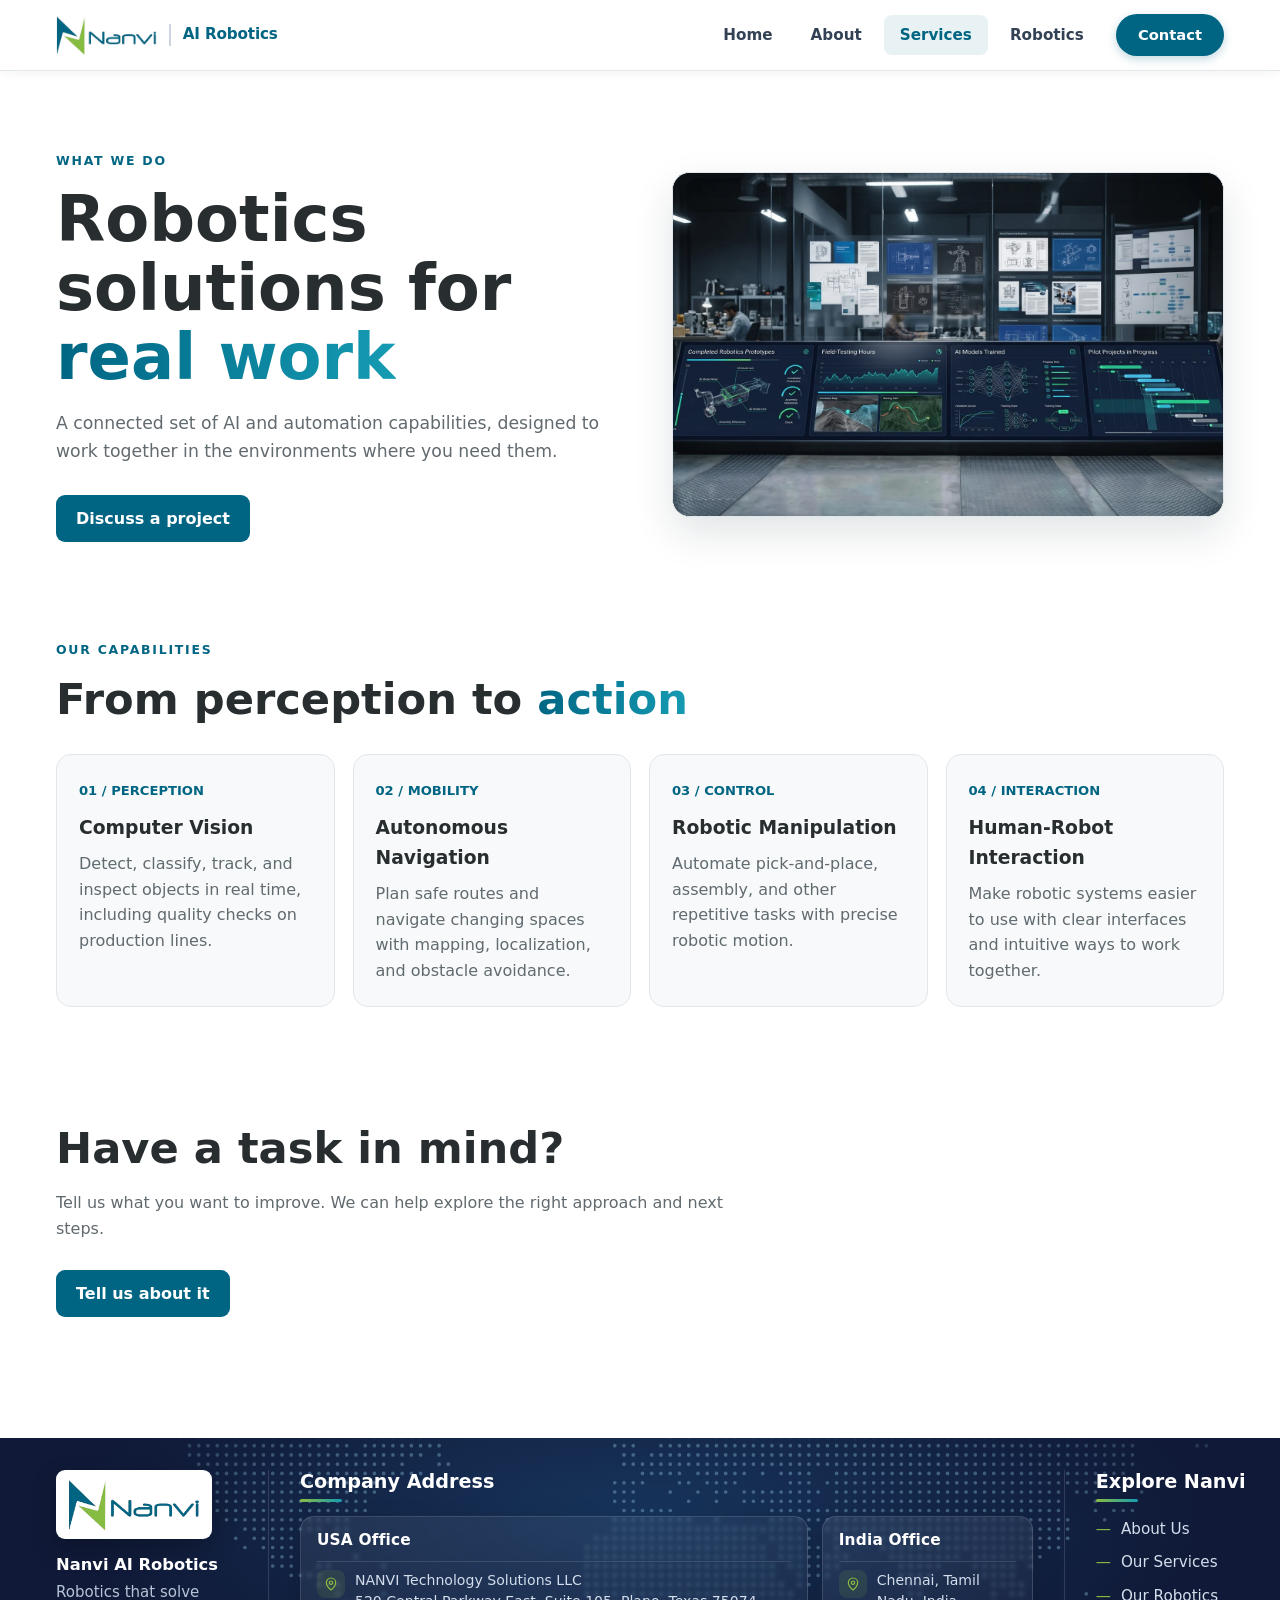
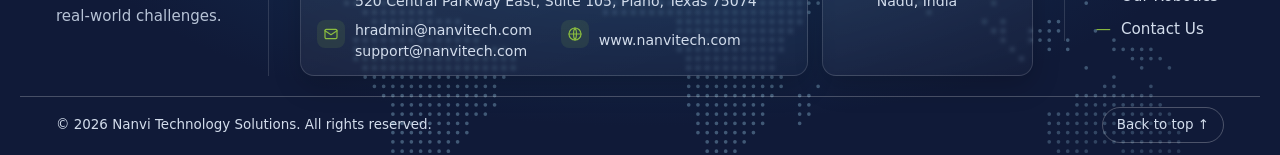
<file: static/services.html>
<!DOCTYPE html>
<html lang="en">
<head>
<link rel="icon" type="image/png" href="images/favicon.png?v=20261105d">
  <meta charset="utf-8">
  <meta name="viewport" content="width=device-width, initial-scale=1">
  <title>Robotics Services | Nanvi Robotics</title>
  <link rel="stylesheet" href="site.css?v=20261105d">
</head>
<body>
  <main class="page-wrap">
    <section class="page-hero">
      <div>
        <span class="eyebrow">What we do</span>
        <h1>Robotics solutions for <span>real work</span></h1>
        <p class="lead">A connected set of AI and automation capabilities, designed to work together in the environments where you need them.</p>
        <a class="button-link" href="contact.html">Discuss a project</a>
      </div>
      <div class="media-frame">
        <img src="images/Gemini_Generated_Image_650iah650iah650i.webp" alt="Nanvi robotics engineering laboratory and AI training center">
      </div>
    </section>

    <section class="content-section">
      <span class="eyebrow">Our capabilities</span>
      <h2>From perception to <span>action</span></h2>
      <div class="service-grid">
        <article class="service-card"><span class="service-number">01 / PERCEPTION</span><h3>Computer Vision</h3><p>Detect, classify, track, and inspect objects in real time, including quality checks on production lines.</p></article>
        <article class="service-card"><span class="service-number">02 / MOBILITY</span><h3>Autonomous Navigation</h3><p>Plan safe routes and navigate changing spaces with mapping, localization, and obstacle avoidance.</p></article>
        <article class="service-card"><span class="service-number">03 / CONTROL</span><h3>Robotic Manipulation</h3><p>Automate pick-and-place, assembly, and other repetitive tasks with precise robotic motion.</p></article>
        <article class="service-card"><span class="service-number">04 / INTERACTION</span><h3>Human-Robot Interaction</h3><p>Make robotic systems easier to use with clear interfaces and intuitive ways to work together.</p></article>
      </div>
    </section>

    <section class="content-section">
      <h2>Have a task in mind?</h2>
      <p>Tell us what you want to improve. We can help explore the right approach and next steps.</p>
      <a class="button-link" href="contact.html">Tell us about it</a>
    </section>
  </main>
  <script src="site.js?v=20261105d"></script>
</body>
</html>
</file>
<file: static/site.css>
:root {
  --bg: #fff;
  --card: #f7f9fa;
  --text: #282d30;
  --muted: #616a6f;
  --a: #006583;
  --b: #159bb3;
  --line: #e1e7ea;
}

* { box-sizing: border-box; }

body {
  margin: 0;
  background: var(--bg);
  color: var(--text);
  font-family: system-ui, -apple-system, "Segoe UI", Roboto, sans-serif;
  line-height: 1.6;
}

a { color: var(--a); }

/* Site Navigation Header */
.site-header {
  position: sticky;
  top: 0;
  z-index: 1000;
  background: #ffffff;
  border-bottom: 1px solid #e1e7ea;
  box-shadow: 0 2px 10px rgba(6, 32, 42, 0.05);
  width: 100%;
}

.site-header .site-nav {
  display: flex;
  justify-content: space-between;
  align-items: center;
  gap: 20px;
  max-width: 1240px;
  width: 100%;
  height: 70px;
  min-height: 70px;
  margin: 0 auto;
  padding: 0 clamp(16px, 3.5vw, 36px);
  box-sizing: border-box;
  background: transparent;
  border: 0;
}

.brand {
  display: inline-flex;
  align-items: center;
  gap: 12px;
  text-decoration: none;
  line-height: 1;
  flex-shrink: 0;
}

.brand img {
  display: block;
  height: 42px;
  width: auto;
  max-width: 140px;
  object-fit: contain;
  transition: transform 0.2s ease;
}

.brand:hover img {
  transform: scale(1.02);
}

.brand-divider {
  display: inline-block;
  width: 1.5px;
  height: 22px;
  background: #cbd5e1;
}

.brand-tagline {
  color: #006583;
  font-size: 0.95rem;
  font-weight: 700;
  letter-spacing: -0.01em;
  white-space: nowrap;
}

.nav-links {
  display: flex;
  align-items: center;
  gap: 6px;
}

.nav-links a,
.mobile-links a {
  padding: 8px 16px;
  border-radius: 8px;
  color: #334155;
  font-size: 0.95rem;
  font-weight: 600;
  text-decoration: none;
  transition: all 0.2s ease;
}

.nav-links a:hover,
.mobile-links a:hover {
  color: #006583;
  background: rgba(0, 101, 131, 0.06);
}

.nav-links a[aria-current="page"],
.mobile-links a[aria-current="page"] {
  color: #006583;
  font-weight: 700;
  background: rgba(0, 101, 131, 0.09);
}

.nav-links .nav-contact {
  background: #006583 !important;
  color: #ffffff !important;
  padding: 9px 22px !important;
  border-radius: 99px !important;
  font-weight: 600 !important;
  font-size: 0.92rem !important;
  margin-left: 10px;
  box-shadow: 0 3px 10px rgba(0, 101, 131, 0.25);
  transition: all 0.2s ease !important;
}

.nav-links .nav-contact:hover {
  background: #159bb3 !important;
  transform: translateY(-1px);
  box-shadow: 0 5px 16px rgba(0, 101, 131, 0.35);
}

.mobile-nav { display: none; }

.page-wrap {
  max-width: 1240px;
  width: 100%;
  margin: 0 auto;
  padding: 0 clamp(16px, 3.5vw, 36px);
  box-sizing: border-box;
}

.page-hero {
  display: grid;
  grid-template-columns: 1fr 1fr;
  align-items: center;
  gap: clamp(32px, 5vw, 64px);
  padding: clamp(40px, 6vw, 76px) 0 54px;
}

.eyebrow {
  display: inline-block;
  margin-bottom: 14px;
  color: var(--a);
  font-size: .78rem;
  font-weight: 800;
  letter-spacing: .14em;
  text-transform: uppercase;
}

.page-hero h1 {
  margin: 0 0 18px;
  font-size: clamp(2.4rem, 5vw, 4.2rem);
  line-height: 1.08;
}

.page-hero h1 span,
.content-section h2 span {
  background: linear-gradient(90deg, var(--a), var(--b));
  background-clip: text;
  color: transparent;
}

.page-hero p,
.content-section > p,
.value-card p,
.service-card p,
.project-card p {
  color: var(--muted);
}

.page-hero .lead { font-size: 1.08rem; }

.button-link {
  display: inline-block;
  margin-top: 12px;
  padding: 11px 20px;
  border-radius: 9px;
  background: var(--a);
  color: #fff;
  font-weight: 700;
  text-decoration: none;
}

.media-frame {
  width: 100%;
  aspect-ratio: 16 / 10;
  max-height: 480px;
  display: grid;
  place-items: center;
  overflow: hidden;
  border: 1px solid var(--line);
  border-radius: 18px;
  background: #06202a;
  box-shadow: 0 16px 40px rgba(6, 32, 42, 0.12);
  color: #e6f4f2;
  text-align: center;
  box-sizing: border-box;
}

.media-frame span {
  padding: 12px 18px;
  border: 1px solid #ffffff55;
  border-radius: 99px;
  background: #06202a77;
  font-size: .9rem;
}

.media-frame img,
.media-frame video {
  width: 100%;
  height: 100%;
  min-height: inherit;
  object-fit: cover;
  display: block;
}

.home-gallery {
  padding-top: 20px;
}

.home-gallery-grid {
  display: grid;
  grid-template-columns: repeat(auto-fit, minmax(240px, 1fr));
  gap: 16px;
  margin-top: 24px;
}

.gallery-card {
  margin: 0;
  overflow: hidden;
  border: 1px solid var(--line);
  border-radius: 14px;
  background: var(--card);
  transition: transform .25s ease, border-color .25s ease;
}

.gallery-card:hover {
  transform: translateY(-4px);
  border-color: var(--a);
}

.gallery-card img {
  display: block;
  width: 100%;
  height: 200px;
  object-fit: cover;
  transition: transform .35s ease;
}

.gallery-card:hover img {
  transform: scale(1.04);
}

.gallery-card figcaption {
  padding: 10px 14px;
  font-size: .88rem;
  font-weight: 600;
  color: var(--text);
  background: var(--card);
  border-top: 1px solid var(--line);
}

.scroll-reveal {
  opacity: 0;
  transform: translateY(22px);
  transition: opacity .65s ease, transform .65s ease;
  transition-delay: var(--reveal-delay, 0ms);
}

.scroll-reveal.is-visible {
  opacity: 1;
  transform: translateY(0);
}

@media (prefers-reduced-motion: reduce) {
  .scroll-reveal {
    opacity: 1;
    transform: none;
    transition: none;
  }
}

.content-section { padding: 40px 0 76px; }

.content-section h2 {
  margin: 0 0 12px;
  font-size: clamp(1.8rem, 3.5vw, 2.7rem);
  line-height: 1.2;
}

.content-section > p { max-width: 680px; }

.tabs {
  display: flex;
  flex-wrap: wrap;
  gap: 8px;
  margin: 26px 0 18px;
  border-bottom: 1px solid var(--line);
}

.tabs button {
  padding: 12px 16px;
  border: 0;
  border-bottom: 3px solid transparent;
  background: transparent;
  color: var(--muted);
  cursor: pointer;
  font: inherit;
}

.tabs button[aria-selected="true"] {
  border-bottom-color: var(--a);
  color: var(--a);
  font-weight: 700;
}

.tab-panel {
  padding: 24px;
  border: 1px solid var(--line);
  border-radius: 14px;
  background: var(--card);
}

.tab-panel h3 { margin-top: 0; }
.tab-panel p:last-child { margin-bottom: 0; color: var(--muted); }

.value-grid,
.service-grid,
.project-grid {
  display: grid;
  grid-template-columns: repeat(auto-fit, minmax(230px, 1fr));
  gap: 18px;
  margin-top: 28px;
}

.value-card,
.service-card,
.project-card {
  overflow: hidden;
  border: 1px solid var(--line);
  border-radius: 15px;
  background: var(--card);
}

.value-card,
.service-card { padding: 22px; }

.value-card h3,
.service-card h3,
.project-card h3 { margin: 0 0 8px; }

.value-card p,
.service-card p,
.project-card p { margin: 0; }

.service-number {
  display: inline-block;
  margin-bottom: 12px;
  color: var(--a);
  font-size: .82rem;
  font-weight: 800;
}

.project-card {
  display: flex;
  flex-direction: column;
  border-radius: 16px;
  overflow: hidden;
  background: var(--card);
  border: 1px solid var(--line);
  box-shadow: 0 4px 20px rgba(0, 0, 0, 0.03);
  transition: transform .25s ease, box-shadow .25s ease, border-color .25s ease;
}

.project-card:hover {
  transform: translateY(-4px);
  box-shadow: 0 16px 36px rgba(0, 101, 131, 0.12);
  border-color: var(--a);
}

.project-image {
  width: 100%;
  aspect-ratio: 16 / 9;
  min-height: unset;
  border: 0;
  border-radius: 0;
  box-shadow: none;
  background: #06202a;
  overflow: hidden;
}

.project-image img,
.project-image video {
  width: 100%;
  height: 100%;
  object-fit: cover;
  display: block;
}

.project-card-copy {
  padding: 24px;
  display: flex;
  flex-direction: column;
  flex-grow: 1;
}

.project-card-copy a {
  margin-top: auto;
  display: inline-block;
  padding-top: 14px;
  font-weight: 700;
  color: var(--a);
  text-decoration: none;
}

.project-card-copy a:hover {
  color: var(--b);
  text-decoration: underline;
}

#robot-portfolio .project-grid,
#portfolio .project-grid {
  display: grid;
  grid-template-columns: repeat(2, minmax(0, 1fr));
  gap: 24px;
}

.portfolio-note,
.safety-note {
  padding: 14px 16px;
  border-left: 4px solid var(--a);
  border-radius: 0 8px 8px 0;
  background: color-mix(in srgb, var(--a) 7%, var(--card));
  color: var(--muted);
  font-size: .92rem;
}

.safety-note { border-left-color: #b87914; }

.contact-form {
  display: grid;
  gap: 13px;
  max-width: 620px;
  margin-top: 24px;
}

.contact-form label {
  display: grid;
  gap: 6px;
  color: var(--muted);
  font-size: .94rem;
}

.contact-form input,
.contact-form textarea {
  width: 100%;
  padding: 12px;
  border: 1px solid var(--line);
  border-radius: 9px;
  background: var(--card);
  color: var(--text);
  font: inherit;
}

.contact-form button {
  justify-self: start;
  padding: 12px 22px;
  border: 0;
  border-radius: 9px;
  background: var(--a);
  color: #fff;
  cursor: pointer;
  font: inherit;
  font-weight: 700;
}

.form-status { min-height: 1.6em; color: var(--a); }

.site-footer {
  position: relative;
  isolation: isolate;
  overflow: hidden;
  margin-top: 45px;
  padding: 32px 0 12px;
  /* same colour combination as before, dots removed */
  background-color: #101a38 !important;
  background-image: radial-gradient(ellipse at 50% 25%, #17345b 0, transparent 62%) !important;
  color: #e8eef8;
}

/* Dotted world map behind the footer content */
.footer-map {
  position: absolute;
  top: 50%;
  left: 50%;
  z-index: 0;
  width: clamp(1000px, 100%, 1700px);
  aspect-ratio: 2.6866 / 1;
  transform: translate(-50%, -50%);
  pointer-events: none;
  background: none;
}
.footer-map::before {
  content: "";
  position: absolute;
  inset: 0;
  background: url("images/world-dots.svg") center / 100% 100% no-repeat;
  background-color: transparent;
  opacity: .34;
}
.footer-map::after {
  content: "";
  position: absolute;
  inset: -1px;
  background: radial-gradient(ellipse at 50% 50%, transparent 50%, #101a38 98%);
}
/* Three aligned panels: all start on the same top line */
.footer-content,
.footer-bottom { position: relative; z-index: 1; }

.footer-content {
  display: grid;
  grid-template-columns: minmax(190px, .8fr) minmax(0, 3fr) minmax(160px, .55fr);
  align-items: start;
  gap: 0;
  max-width: 1240px;
  width: 100%;
  margin: 0 auto;
  padding: 0 clamp(16px, 3.5vw, 36px) 20px;
  box-sizing: border-box;
  text-align: left;
}

.footer-about { padding: 0 clamp(16px, 3vw, 40px) 0 0; }

.footer-brand {
  display: inline-flex;
  padding: 7px 12px;
  border-radius: 9px;
  background: #fff;
  box-shadow: 0 10px 26px #0000003d;
}

.footer-brand img {
  display: block;
  width: 132px;
  height: 55px;
  object-fit: contain;
}

.footer-about p {
  margin: 12px 0 2px;
  color: #fff;
  font-size: 1.02rem;
  font-weight: 700;
}

.footer-about > span {
  display: block;
  max-width: 260px;
  color: #b7c3d6;
  font-size: .94rem;
  line-height: 1.6;
}

/* Column headings share one style so every panel lines up */
.footer-address,
.footer-services {
  margin: 0;
  padding: 0 clamp(16px, 2.4vw, 32px);
  border-left: 1px solid #ffffff22;
}

.footer-address h2,
.footer-services h2 {
  position: relative;
  margin: 0 0 14px;
  padding: 0 0 9px;
  color: #fff;
  font-size: 1.2rem;
  line-height: 1.2;
}
.footer-address h2::after,
.footer-services h2::after {
  content: "";
  position: absolute;
  left: 0;
  bottom: 0;
  width: 42px;
  height: 3px;
  border-radius: 3px;
  background: linear-gradient(90deg, #8bbd3f, #159bb3);
}

.office-grid {
  display: grid;
  grid-template-columns: minmax(0, 2.4fr) minmax(0, 1fr);
  gap: 14px;
  align-items: stretch;
}

/* Each office is a card: same height, same padding, same icon column */
.office {
  display: flex;
  flex-direction: column;
  gap: 8px;
  min-width: 0;
  padding: 11px 16px 13px;
  border: 1px solid #ffffff24;
  border-radius: 14px;
  background: linear-gradient(160deg, #ffffff12, #ffffff06);
  box-shadow: 0 10px 28px #00000030;
  backdrop-filter: blur(2px);
}

.footer-address h3 {
  display: flex;
  align-items: center;
  gap: 10px;
  margin: 0;
  padding-bottom: 8px;
  border-bottom: 1px solid #ffffff1f;
  color: #fff;
  font-size: .96rem;
  letter-spacing: .2px;
}
.office-row {
  display: grid;
  grid-template-columns: 28px minmax(0, 1fr);
  gap: 10px;
  align-items: start;
  margin: 0;
  color: #d3ddec;
  font-size: .88rem;
  font-style: normal;
  line-height: 1.5;
}
.office-row .ic {
  display: grid;
  place-items: center;
  width: 28px;
  height: 28px;
  border-radius: 8px;
  background: #8bbd3f1f;
  color: #8bbd3f;
}
.office-row .ic svg {
  width: 16px;
  height: 16px;
  fill: none;
  stroke: currentColor;
  stroke-width: 1.8;
  stroke-linecap: round;
  stroke-linejoin: round;
}
.office-row .txt { align-self: center; min-width: 0; }
.office-body { display: grid; grid-template-columns: minmax(0, 1fr); gap: 8px; }
.office-usa .office-body { grid-template-columns: minmax(0, 1fr) minmax(0, 1fr); gap: 8px 14px; }
.office-addr { grid-column: 1 / -1; }
.office-col { display: contents; }
.office-row .txt a { white-space: nowrap; }
@media (max-width: 1100px) { .office-usa .office-body { grid-template-columns: minmax(0, 1fr); } }
.office-row .txt a { display: block; }

.footer-address a,
.footer-services a,
.back-to-top {
  color: #d3ddec;
  overflow-wrap: anywhere;
  text-decoration: none;
}

.footer-address a:hover,
.footer-services a:hover,
.back-to-top:hover {
  color: #fff;
  text-decoration: underline;
}

.footer-services {
  display: flex;
  flex-direction: column;
  align-items: flex-start;
  gap: 9px;
  min-width: 0;
  background: transparent;
}
.footer-services h2 { margin-bottom: 6px; white-space: nowrap; }
.footer-services a { white-space: nowrap; }
.footer-services a {
  margin: 0;
  color: #d3ddec;
  font-size: .95rem;
  transition: transform .2s ease, color .2s ease;
}
.footer-services a:hover { transform: translateX(4px); text-decoration: none; }
.footer-services a::before {
  content: "\2014";
  margin-right: 10px;
  color: #8bbd3f;
}

.footer-bottom {
  display: flex;
  align-items: center;
  justify-content: space-between;
  gap: 16px;
  max-width: 1240px;
  width: 100%;
  margin: 0 auto;
  padding: 10px clamp(16px, 3.5vw, 36px) 0;
  box-sizing: border-box;
  border-top: 1px solid #ffffff3b;
  color: #d3ddec;
  font-size: .84rem;
}
.back-to-top {
  padding: 6px 14px;
  border: 1px solid #ffffff40;
  border-radius: 999px;
  transition: background .2s ease, border-color .2s ease;
}
.back-to-top:hover { background: #ffffff18; border-color: #ffffff80; text-decoration: none; }

@media (max-width: 960px) {
  .footer-content { grid-template-columns: 1fr 1fr; row-gap: 36px; }
  .footer-address { border-left: 0; padding-left: 0; }
  .footer-services { grid-column: 1 / -1; border-left: 0; padding-left: 0; }
}

@media (max-width: 720px) {
  .site-header .site-nav { min-height: 64px; }
  .brand { gap: 8px; font-size: .9rem; }
  .brand img { height: 36px; width: auto; max-width: 120px; }
  .nav-links { display: none; }
  .mobile-nav { position: relative; display: block; }
  .mobile-nav summary {
    padding: 8px 12px;
    border: 1px solid var(--line);
    border-radius: 8px;
    color: var(--text);
    cursor: pointer;
    list-style: none;
  }
  .mobile-nav summary::-webkit-details-marker { display: none; }
  .mobile-links {
    position: absolute;
    top: calc(100% + 10px);
    right: 0;
    display: grid;
    min-width: 190px;
    padding: 8px;
    border: 1px solid var(--line);
    border-radius: 12px;
    background: var(--card);
    box-shadow: 0 12px 30px #06202a22;
  }
  .page-hero { grid-template-columns: 1fr; padding-top: 58px; }
  .media-frame { min-height: 230px; }
  .home-gallery-grid { grid-template-columns: 1fr; }
  .home-gallery-grid img,
  .gallery-card img { height: 220px; }
  #robot-portfolio .project-grid,
  #portfolio .project-grid { grid-template-columns: 1fr; }
  .footer-content { grid-template-columns: 1fr; row-gap: 32px; }
  .office-grid { grid-template-columns: 1fr; }
  .footer-about { padding-right: 0; }
  .footer-brand img { width: 128px; height: 53px; }
  .footer-bottom { flex-direction: column; align-items: flex-start; gap: 10px; }
}

/* Full-bleed responsive Hero section */
.hero {
  width: 100% !important;
  max-width: 100% !important;
  margin: 0 !important;
  box-sizing: border-box !important;
}

@media (max-width: 900px) {
  .page-hero {
    grid-template-columns: 1fr;
    padding-top: 36px;
    gap: 28px;
  }
  #robot-portfolio .project-grid,
  #portfolio .project-grid {
    grid-template-columns: 1fr !important;
  }
  .service-grid,
  .value-grid {
    grid-template-columns: 1fr !important;
  }
}

/* ---- Contact form: validation, spam trap, status indicators ---- */
.contact-form .form-group { display: grid; gap: 6px; }
.contact-form .form-group > label { color: var(--muted); font-size: .94rem; }
.contact-form input:focus,
.contact-form textarea:focus { outline: 2px solid var(--b); outline-offset: 1px; border-color: var(--b); }
.contact-form input.is-invalid,
.contact-form textarea.is-invalid { border-color: #b3261e; background: #fff8f7; }
.field-error { min-height: 1.1em; color: #b3261e; font-size: .84rem; }
.hp-field { position: absolute; left: -9999px; width: 1px; height: 1px; overflow: hidden; opacity: 0; }
.form-actions { display: flex; align-items: center; gap: 12px; }
.contact-submit-btn { display: inline-flex; align-items: center; gap: 10px; transition: background .2s ease, opacity .2s ease; }
.contact-submit-btn:hover:not(:disabled) { background: var(--b); }
.contact-submit-btn:disabled { opacity: .7; cursor: not-allowed; }
.btn-spinner { display: none; width: 16px; height: 16px; border: 2px solid rgba(255,255,255,.45); border-top-color: #fff; border-radius: 50%; animation: nanvi-spin .7s linear infinite; }
.contact-submit-btn.is-loading .btn-spinner { display: inline-block; }
@keyframes nanvi-spin { to { transform: rotate(360deg); } }
.form-alert { padding: 13px 16px; border-radius: 9px; border: 1px solid; font-size: .94rem; line-height: 1.5; }
.form-alert[hidden] { display: none; }
.form-alert.success { background: #eef8e6; border-color: #8dc63f; color: #2f5a0f; }
.form-alert.error { background: #fdeceb; border-color: #e5a6a2; color: #8c1d18; }
@media (prefers-reduced-motion: reduce) { .btn-spinner { animation-duration: 1.6s; } }

.contact-form input, .contact-form textarea { scroll-margin-top: 120px; }
</file>
